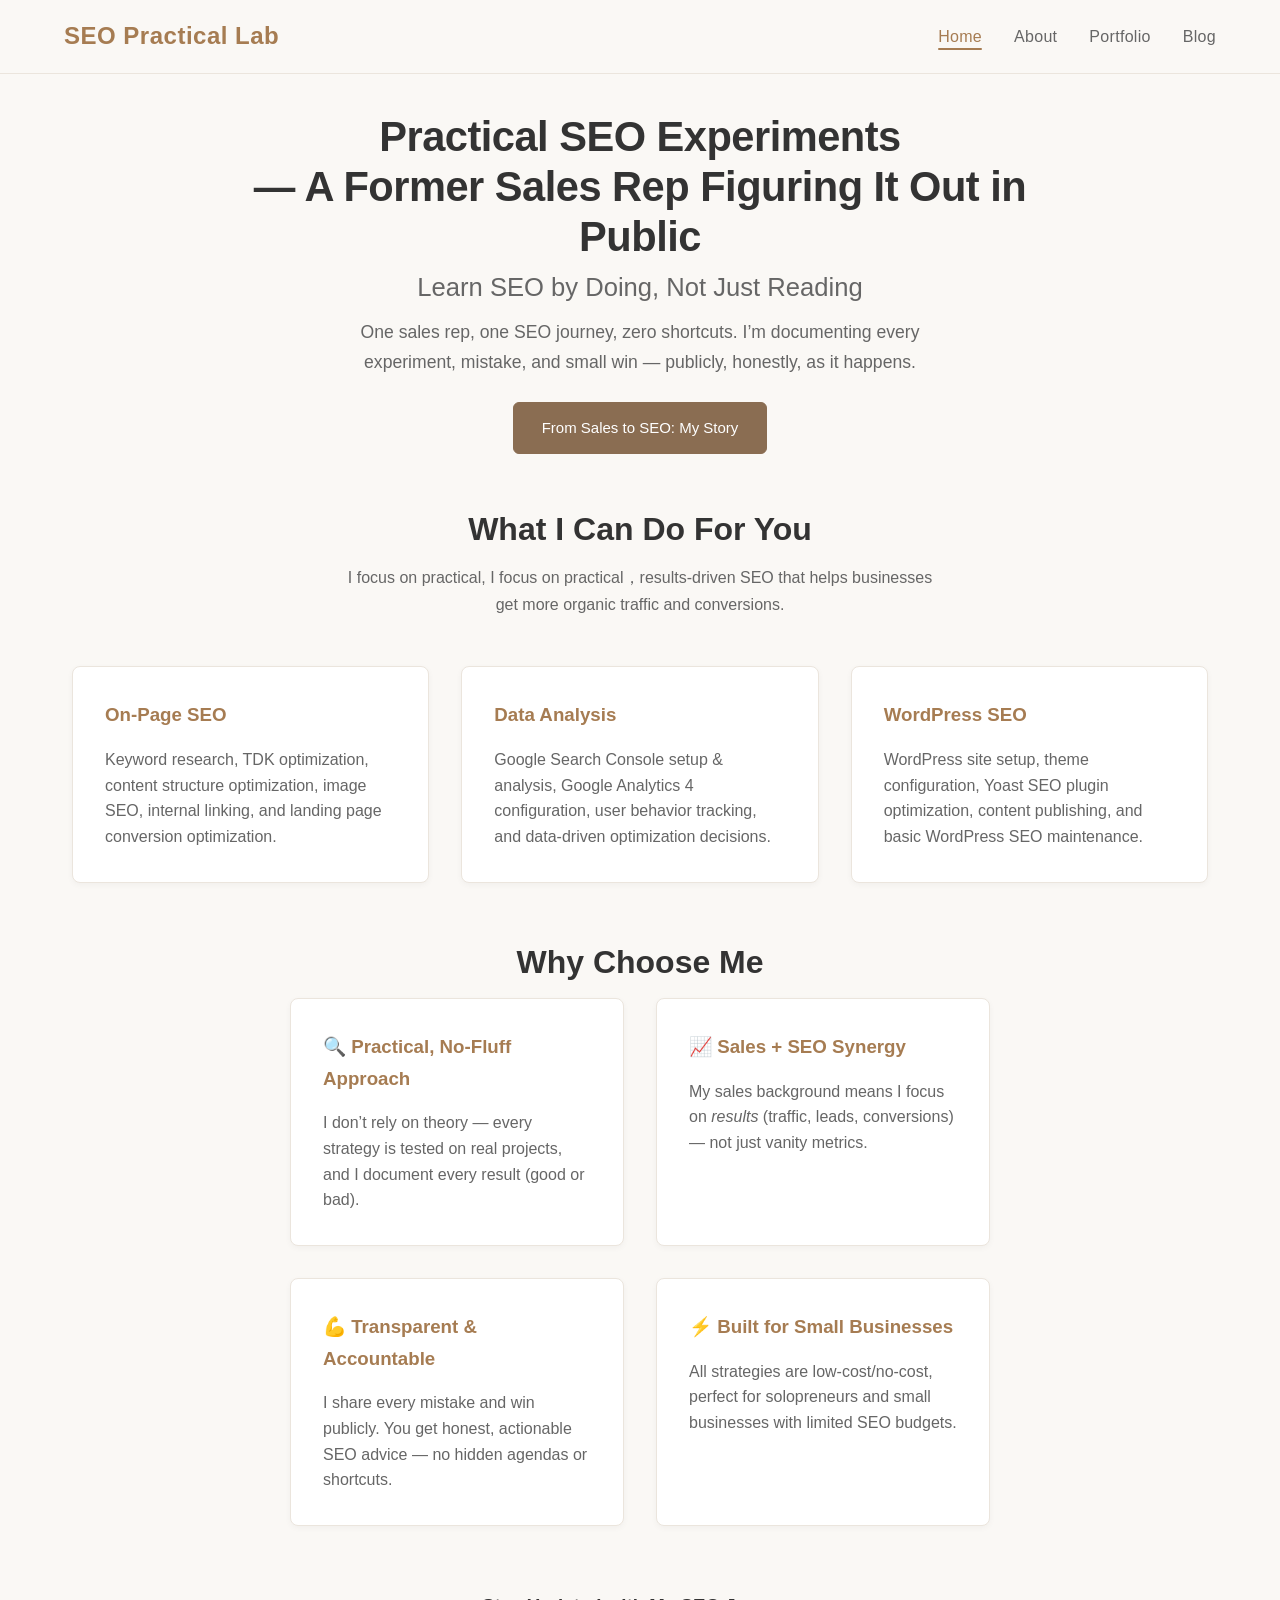
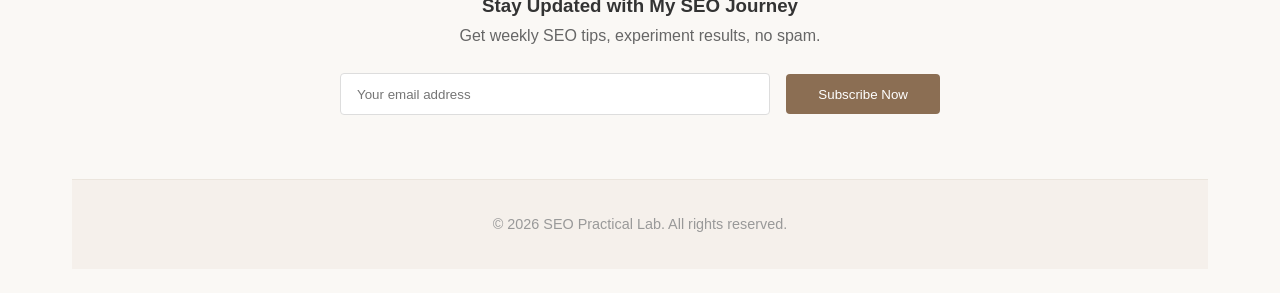
<file: 224246.xyz/index.html>
<!DOCTYPE html>
<html lang="en">
<head>
    <meta charset="UTF-8">
    <meta name="viewport" content="width=device-width, initial-scale=1.0">
    <!-- Google tag (gtag.js) -->
    <script async src="https://www.googletagmanager.com/gtag/js?id=G-P3DDPYTJ1T"></script>
    <script>
      window.dataLayer = window.dataLayer || [];
      function gtag(){dataLayer.push(arguments);}
      gtag('js', new Date());
      gtag('config', 'G-P3DDPYTJ1T');
    </script>
    
    <title>Former Sales Rep's Practical SEO Journey 2026 | SEO Practical Lab</title>
    <meta name="description" content="Practical SEO experiments by a former sales rep. Real projects, hands-on learning, and every lesson documented in public — no shortcuts, just the real grind.">
    
    <link rel="stylesheet" href="style.css">
    
    <!-- 仅用于 Home 页面的微调样式 -->
    <style>
        /* 统一板块间距与背景，顶部空白进一步缩小 */
        .home-section {
            max-width: 1200px;
            margin: 0 auto;
            padding: 1.8rem 2rem 1.5rem;   /* 上空白缩小到 1.8rem */
            background-color: #faf8f5;
        }
        .section-title {
            text-align: center;
            font-size: 2rem;
            font-weight: 600;
            color: #333;
            margin-bottom: 0.5rem;
        }
        .section-subtitle {
            text-align: center;
            color: #666;
            max-width: 600px;
            margin: 0 auto 3rem;
        }
        /* 卡片基础样式 + 悬停效果 */
.card {
    padding: 2rem;
    border-radius: 8px;
    background: white; /* 改为和blog卡片一致的白色 */
    border: 1px solid var(--bg-tertiary); /* 新增：和blog卡片一致的边框 */
    height: 100%;
    transition: transform 0.2s ease, box-shadow 0.2s ease;
    box-shadow: 0 2px 6px rgba(0,0,0,0.04);
}
        .card h3 {
            color: #a67c52;
            margin-bottom: 1rem;
        }
        .card p {
            color: #666;
            line-height: 1.6;
        }
        /* CTA 按钮 */
        .cta-btn {
            display: inline-block;
            padding: 12px 28px;
            background: #8a6d52;
            color: #fff;
            border: 1px solid #8a6d52;
            border-radius: 6px;
            text-decoration: none;
            font-size: 15px;
            transition: all 0.3s ease;
        }
        .cta-btn:hover {
            background: #755c45;
            border-color: #755c45;
            box-shadow: 0 2px 8px rgba(0,0,0,0.1);
        }
        /* Why Choose Me 专用网格：固定两列，但限制最大宽度让卡片不变扁 */
        .choose-grid {
            display: grid;
            grid-template-columns: repeat(2, 1fr);
            gap: 2rem;
            max-width: 700px;
            margin: 0 auto;
        }
        @media (max-width: 768px) {
            .choose-grid {
                grid-template-columns: 1fr;
            }
        }
    </style>
</head>
<body>
    <nav class="navbar">
        <div class="nav-container">
            <a href="index.html" class="logo">SEO Practical Lab</a>
            <ul class="nav-links">
                <li><a href="index.html" class="active">Home</a></li>
                <li><a href="about.html">About</a></li>
                <li><a href="portfolio.html">Portfolio</a></li>
                <li><a href="blog.html">Blog</a></li>
            </ul>
            <button class="mobile-menu-btn">☰</button>
        </div>
    </nav>

    <div class="mobile-nav">
        <ul class="mobile-nav-links">
            <li><a href="index.html" class="active">Home</a></li>
            <li><a href="about.html">About</a></li>
            <li><a href="portfolio.html">Portfolio</a></li>
            <li><a href="blog.html">Blog</a></li>
        </ul>
    </div>

    <section class="hero">
        <div class="hero-content">
            <h1>Practical SEO Experiments <br> — A Former Sales Rep Figuring It Out in Public</h1>
            <h2>Learn SEO by Doing, Not Just Reading</h2>
            <p>One sales rep, one SEO journey, zero shortcuts. I’m documenting every experiment, mistake, and small win — publicly, honestly, as it happens.</p>
            <a href="about.html" class="cta-btn">From Sales to SEO: My Story</a>
        </div>
    </section>

<!-- ==================== WHAT I CAN DO FOR YOU？ ==================== -->
<section class="home-section" style="padding-top: 1rem;">
    <h2 class="section-title">What I Can Do For You</h2>
    <p class="section-subtitle">
        I focus on practical, I focus on practical，results-driven SEO that helps businesses get more organic traffic and conversions.
    </p>

    <div style="display: grid; grid-template-columns: repeat(auto-fit, minmax(280px, 1fr)); gap: 2rem;">
        <div class="card">
            <h3>On-Page SEO</h3>
            <p>Keyword research, TDK optimization, content structure optimization, image SEO, internal linking, and landing page conversion optimization.</p>
        </div>
        <div class="card">
            <h3>Data Analysis</h3>
            <p>Google Search Console setup & analysis, Google Analytics 4 configuration, user behavior tracking, and data-driven optimization decisions.</p>
        </div>
        <div class="card">
            <h3>WordPress SEO</h3>
            <p>WordPress site setup, theme configuration, Yoast SEO plugin optimization, content publishing, and basic WordPress SEO maintenance.</p>
        </div>
    </div>
</section>    <!-- ==================== WHY CHOOSE ME ==================== -->
    <section class="home-section">
        <h2 class="section-title">Why Choose Me</h2>
        <div class="choose-grid">
            <div class="card">
                <h3>🔍 Practical, No-Fluff Approach</h3>
                <p>I don’t rely on theory — every strategy is tested on real projects, and I document every result (good or bad).</p>
            </div>
            <div class="card">
                <h3>📈 Sales + SEO Synergy</h3>
                <p>My sales background means I focus on <em>results</em> (traffic, leads, conversions) — not just vanity metrics.</p>
            </div>
            <div class="card">
                <h3>💪 Transparent & Accountable</h3>
                <p>I share every mistake and win publicly. You get honest, actionable SEO advice — no hidden agendas or shortcuts.</p>
            </div>
            <div class="card">
                <h3>⚡ Built for Small Businesses</h3>
                <p>All strategies are low-cost/no-cost, perfect for solopreneurs and small businesses with limited SEO budgets.</p>
            </div>
        </div>
        
<!-- 订阅表单（不跳转、稳定版） -->
<div style="max-width:600px;margin:4rem auto;text-align:center;">
  <h3>Stay Updated with My SEO Journey</h3>
  <p style="color:#666;margin-bottom:1.5rem;">Get weekly SEO tips, experiment results, no spam.</p>

  <form id="myForm" style="display:flex;gap:1rem;justify-content:center;align-items:center;flex-wrap:wrap;">
    <input
      type="email"
      name="email"
      placeholder="Your email address"
      required
      style="padding:0.8rem 1rem;border:1px solid #ddd;border-radius:4px;flex:1;min-width:200px;"
    >
    <button type="button" id="submitBtn" style="padding:0.8rem 2rem;background:#8B6E53;color:white;border:none;border-radius:4px;cursor:pointer;">Subscribe Now</button>
  </form>

  <p id="msg" style="margin-top:1rem;display:none;color:green;"></p>
</div>

<script>
// 改用按钮点击事件（彻底避免表单默认行为）
const submitBtn = document.getElementById('submitBtn');
const myForm = document.getElementById('myForm');
const msg = document.getElementById('msg');
const emailInput = myForm.querySelector('input[type="email"]');

submitBtn.addEventListener('click', async function() {
  // 手动验证邮箱
  if (!emailInput.validity.valid) {
    msg.textContent = "❌ Please enter a valid email address!";
    msg.style.display = "block";
    msg.style.color = "red";
    return;
  }

  submitBtn.disabled = true;
  submitBtn.textContent = "Submitting...";
  msg.style.display = "none"; // 清空之前的提示

  try {
    let res = await fetch("https://form-submit-handler.ksjinjinhit.workers.dev", {
      method: "POST",
      headers: { "Content-Type": "application/x-www-form-urlencoded" },
      body: "email=" + encodeURIComponent(emailInput.value)
    });

    if (res.ok) {
      msg.textContent = "✅ Subscription successful!";
      msg.style.display = "block";
      msg.style.color = "green";
      myForm.reset();
    } else {
      throw new Error("Submission failed");
    }
  } catch (e) {
    msg.textContent = "❌ Something went wrong. Try again.";
    msg.style.display = "block";
    msg.style.color = "red";
  }

  submitBtn.disabled = false;
  submitBtn.textContent = "Subscribe Now";
});

// 额外：按回车也能提交，且不跳转
emailInput.addEventListener('keypress', function(e) {
  if (e.key === 'Enter') {
    e.preventDefault(); // 阻止回车的默认滚动/跳转
    submitBtn.click();
  }
});
</script><footer class="footer">
        <p>&copy; 2026 SEO Practical Lab. All rights reserved.</p>
    </footer>

    <script>
        const mobileMenuBtn = document.querySelector('.mobile-menu-btn');
        const mobileNav = document.querySelector('.mobile-nav');
        
        mobileMenuBtn.addEventListener('click', () => {
            mobileNav.classList.toggle('active');
            mobileMenuBtn.textContent = mobileNav.classList.contains('active') ? '✕' : '☰';
        });

        document.querySelectorAll('.mobile-nav-links a').forEach(link => {
            link.addEventListener('click', () => {
                mobileNav.classList.remove('active');
                mobileMenuBtn.textContent = '☰';
            });
        });
    </script>
</body>
</html>
</file>
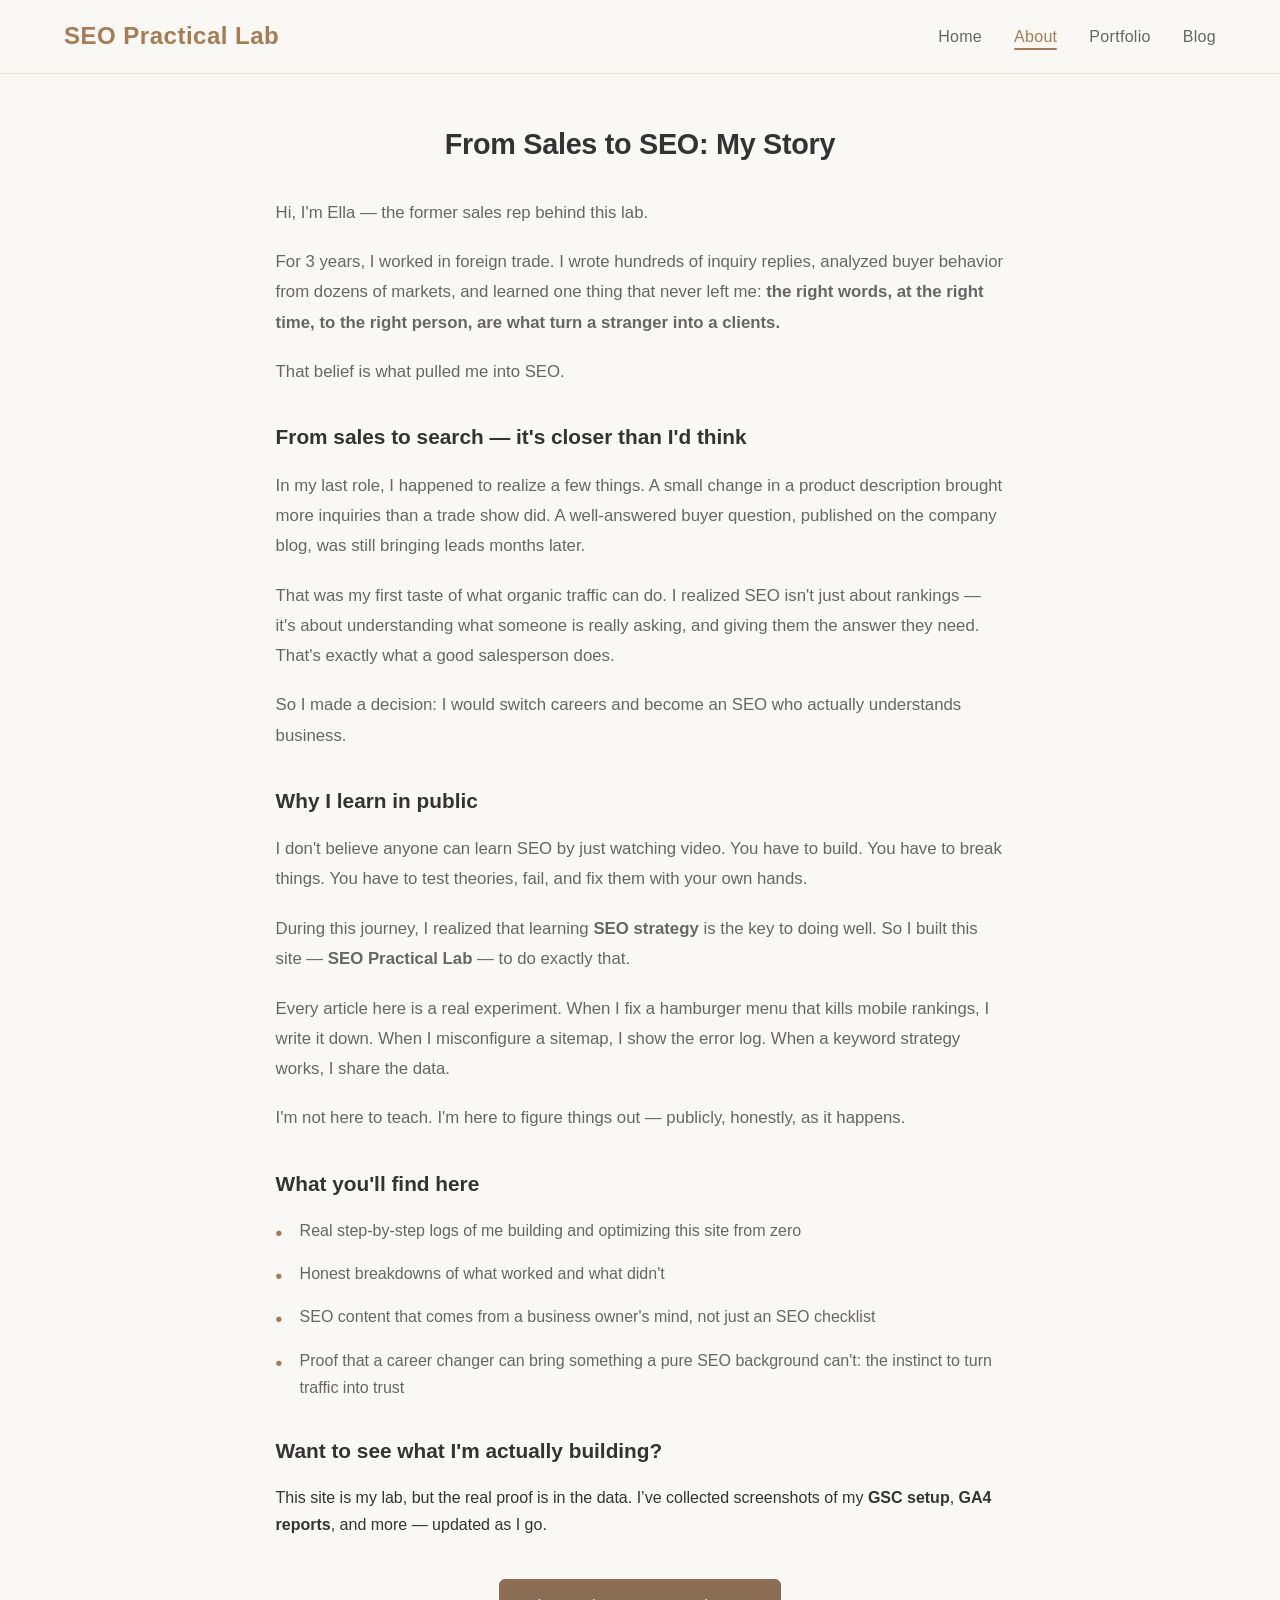
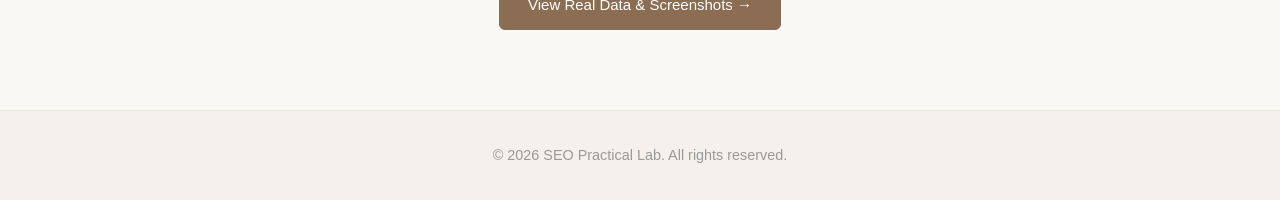
<file: 224246.xyz/about.html>
<!DOCTYPE html>
<html lang="en">
<head>
    <meta charset="UTF-8">
    <meta name="viewport" content="width=device-width, initial-scale=1.0">
 <!-- Google tag (gtag.js) -->
    <script async src="https://www.googletagmanager.com/gtag/js?id=G-P3DDPYTJ1T"></script>
    <script>
      window.dataLayer = window.dataLayer || [];
      function gtag(){dataLayer.push(arguments);}
      gtag('js', new Date());
      gtag('config', 'G-P3DDPYTJ1T');
    </script>

    <title>About - Former Sales Rep's Practical SEO Journey | SEO Practical Lab</title>
    <meta name="description" content="Practical SEO experiments by a former sales rep. Real projects, hands-on learning, and every lesson documented in public — no shortcuts, just the real grind.">
    <link rel="stylesheet" href="style.css">
</head>
<body>
    <nav class="navbar">
        <div class="nav-container">
            <a href="index.html" class="logo">SEO Practical Lab</a>
            <ul class="nav-links">
                <li><a href="index.html">Home</a></li>
                <li><a href="about.html" class="active">About</a></li>
                <li><a href="portfolio.html">Portfolio</a></li>
                <li><a href="blog.html">Blog</a></li>
            </ul>
            <button class="mobile-menu-btn">☰</button>
        </div>
    </nav>

    <div class="mobile-nav">
        <ul class="mobile-nav-links">
            <li><a href="index.html">Home</a></li>
            <li><a href="about.html" class="active">About</a></li>
            <li><a href="portfolio.html">Portfolio</a></li>
            <li><a href="blog.html">Blog</a></li>
        </ul>
    </div>

    <section class="page-section" style="max-width: 780px; padding: 2.5rem 1.6rem;">
        <h1 class="page-title" style="font-size: 1.8rem; margin-bottom: 1.8rem;">From Sales to SEO: My Story</h1>
        
        <div class="about-text" style="margin-bottom: 2.2rem;">
            <p style="margin-bottom: 1.2rem;">Hi, I'm Ella — the former sales rep behind this lab.</p>

            <p style="margin-bottom: 1.2rem;">For 3 years, I worked in foreign trade. I wrote hundreds of inquiry replies, analyzed buyer behavior from dozens of markets, and learned one thing that never left me: <strong>the right words, at the right time, to the right person, are what turn a stranger into a clients.</strong></p>

            <p style="margin-bottom: 2rem;">That belief is what pulled me into SEO.</p>

            <h3 style="font-size: 1.3rem; margin: 2rem 0 1rem;">From sales to search — it's closer than I'd think</h3>

            <p style="margin-bottom: 1.2rem;">In my last role, I happened to realize a few things. A small change in a product description brought more inquiries than a trade show did. A well-answered buyer question, published on the company blog, was still bringing leads months later.</p>

            <p style="margin-bottom: 1.2rem;">That was my first taste of what organic traffic can do. I realized SEO isn't just about rankings — it's about understanding what someone is really asking, and giving them the answer they need. That's exactly what a good salesperson does.</p>

            <p style="margin-bottom: 2rem;">So I made a decision: I would switch careers and become an SEO who actually understands business.</p>

            <h3 style="font-size: 1.3rem; margin: 2rem 0 1rem;">Why I learn in public</h3>

            <p style="margin-bottom: 1.2rem;">I don't believe anyone can learn SEO by just watching video. You have to build. You have to break things. You have to test theories, fail, and fix them with your own hands.</p>

            <p style="margin-bottom: 1.2rem;">During this journey, I realized that learning <strong>SEO strategy</strong> is the key to doing well. So I built this site — <strong>SEO Practical Lab</strong> — to do exactly that.</p>

            <p style="margin-bottom: 1.2rem;">Every article here is a real experiment. When I fix a hamburger menu that kills mobile rankings, I write it down. When I misconfigure a sitemap, I show the error log. When a keyword strategy works, I share the data.</p>

            <p style="margin-bottom: 2rem;">I'm not here to teach. I'm here to figure things out — publicly, honestly, as it happens.</p>

            <h3 style="font-size: 1.3rem; margin: 2rem 0 1rem;">What you'll find here</h3>

            <ul class="about-features" style="margin-top: 1rem;">
                <li>Real step-by-step logs of me building and optimizing this site from zero</li>
                <li>Honest breakdowns of what worked and what didn't</li>
                <li>SEO content that comes from a business owner's mind, not just an SEO checklist</li>
                <li>Proof that a career changer can bring something a pure SEO background can't: the instinct to turn traffic into trust</li>
            </ul>

            <!-- 新增的结尾文案 -->
            <p style="margin-top: 2rem;">
<h3 style="font-size: 1.3rem; margin: 2rem 0 1rem;">Want to see what I'm actually building?</h3>
            This site is my lab, but the real proof is in the data. I’ve collected screenshots of my <strong>GSC setup</strong>, <strong>GA4 reports</strong>, and more — updated as I go.</p>
        </div>

        <!-- 统一样式的 CTA 按钮（和 portfolio 一致）-->
<div style="text-align:center; margin-top:2.5rem;">
    <a href="portfolio.html" class="cta-btn">View Real Data & Screenshots →</a>
</div>

<!-- 在 about.html 的 head 或按钮上方添加样式（如果全局 style.css 未引入） -->
<style>
.cta-btn {
  display: inline-block;
  padding: 12px 28px;
  background: #8a6d52;
  color: #fff;
  border: 1px solid #8a6d52;
  border-radius: 6px;
  text-decoration: none;
  font-size: 15px;
  transition: all 0.3s ease;
}
.cta-btn:hover {
  background: #755c45;
  border-color: #755c45;
  box-shadow: 0 2px 8px rgba(0,0,0,0.1);
}
</style>

    </section>

    <footer class="footer" style="margin-top: 2.5rem;">
        <p>&copy; 2026 SEO Practical Lab. All rights reserved.</p>
    </footer>

    <script>
        const btn = document.querySelector('.mobile-menu-btn');
        const nav = document.querySelector('.mobile-nav');
        btn.addEventListener('click', () => {
            nav.classList.toggle('active');
            btn.textContent = nav.classList.contains('active') ? '✕' : '☰';
        });
        document.querySelectorAll('.mobile-nav-links a').forEach(link => {
            link.addEventListener('click', () => {
                nav.classList.remove('active');
                btn.textContent = '☰';
            });
        });
    </script>
</body>
</html>
</file>
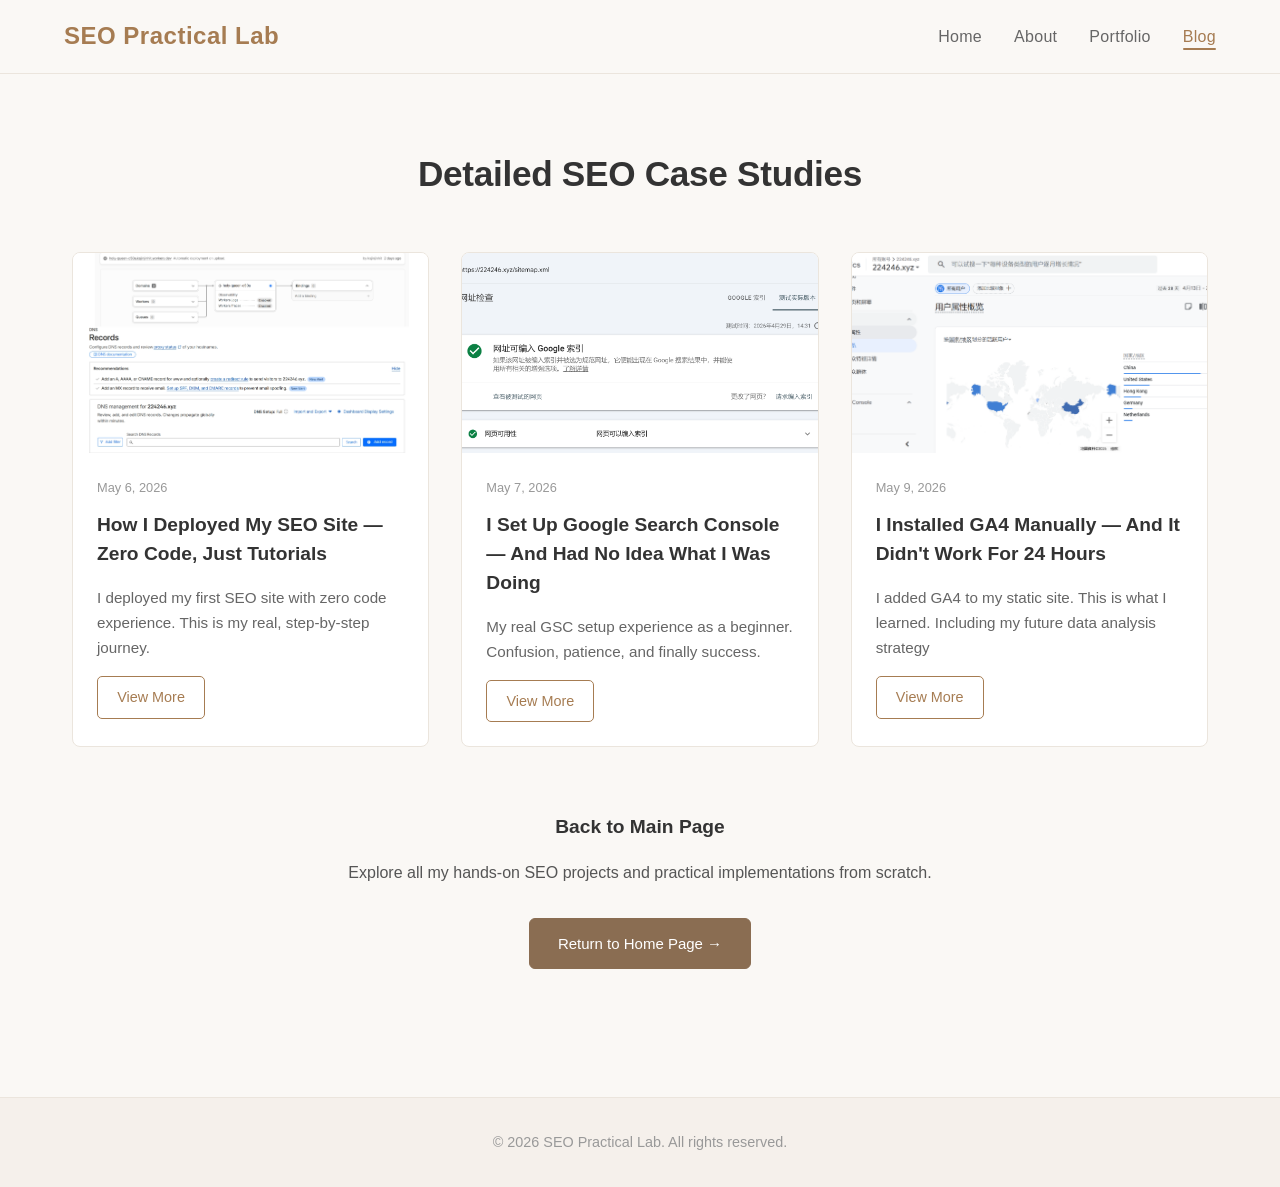
<file: 224246.xyz/blog.html>
<!DOCTYPE html>
<html lang="en">
<head>
    <meta charset="UTF-8">
    <meta name="viewport" content="width=device-width, initial-scale=1.0">

 <!-- Google tag (gtag.js) -->
    <script async src="https://www.googletagmanager.com/gtag/js?id=G-P3DDPYTJ1T"></script>
    <script>
      window.dataLayer = window.dataLayer || [];
      function gtag(){dataLayer.push(arguments);}
      gtag('js', new Date());
      gtag('config', 'G-P3DDPYTJ1T');
    </script>

    <title>Blog - SEO Practical Lab</title>
    <link rel="stylesheet" href="style.css">
    <style>
        .blog-excerpt {
            line-height: 1.65;
            margin-bottom: 1rem;
            color: var(--text-secondary);
        }
        .view-more-btn {
            display: inline-block;
            padding: 0.5rem 1.2rem;
            border: 1px solid var(--primary-color);
            color: var(--primary-color);
            border-radius: 5px;
            text-decoration: none;
            font-size: 0.9rem;
            transition: 0.2s;
        }
        .view-more-btn:hover {
            background: var(--primary-color);
            color: #fff;
        }
    </style>
</head>
<body>

<nav class="navbar">
    <div class="nav-container">
        <a href="index.html" class="logo">SEO Practical Lab</a>
        <ul class="nav-links">
            <li><a href="index.html">Home</a></li>
            <li><a href="about.html">About</a></li>
            <li><a href="portfolio.html">Portfolio</a></li>
            <li><a href="blog.html" class="active">Blog</a></li>
        </ul>
        <button class="mobile-menu-btn">☰</button>
    </div>
</nav>

<div class="mobile-nav">
    <ul class="mobile-nav-links">
        <li><a href="index.html">Home</a></li>
        <li><a href="about.html">About</a></li>
        <li><a href="portfolio.html">Portfolio</a></li>
        <li><a href="blog.html" class="active">Blog</a></li>
    </ul>
</div>

<section class="page-section">
    <!-- 你要的顶部 H1 标题（最适合你） -->
    <h1 class="page-title">Detailed SEO Case Studies</h1>

    <div class="blog-grid">

        <!-- ===================== BLOG 1 ===================== -->
        <div class="blog-card">
            <div class="blog-image">
                <img src="images/blog/cf-deployment.png" alt="Cloudflare Deploy" style="width:100%;height:100%;object-fit:cover;">
            </div>
            <div class="blog-content">
                <div class="blog-date">May 6, 2026</div>
                <h2 class="blog-title">How I Deployed My SEO Site — Zero Code, Just Tutorials</h2>
                
                <!-- 预览文字（现在只有2行，非常短） -->
<div class="blog-excerpt">
    I deployed my first SEO site with zero code experience.
    This is my real, step-by-step journey.
</div>

                <!-- 点击跳转到独立文章页 -->
                <a href="blog1.html" class="view-more-btn">View More</a>
            </div>
        </div>

        <!-- ===================== BLOG 2 ===================== -->
        <div class="blog-card">
            <div class="blog-image">
                <img src="images/blog/gsc-verification.png" alt="GSC verification" style="width:100%;height:100%;object-fit:cover;">
            </div>
            <div class="blog-content">
                <div class="blog-date">May 7, 2026</div>
                <h2 class="blog-title">I Set Up Google Search Console — And Had No Idea What I Was Doing</h2>
                
                <!-- 预览文字（现在只有2行，非常短） -->
<div class="blog-excerpt">
    My real GSC setup experience as a beginner.
    Confusion, patience, and finally success.
</div>

                <!-- 点击跳转到独立文章页 -->
                <a href="blog2.html" class="view-more-btn">View More</a>
            </div>
        </div>

        <!-- ===================== BLOG 3 ===================== -->
        <div class="blog-card">
            <div class="blog-image">
                <img src="images/blog/ga4-setup.png" alt="GA4 setup" style="width:100%;height:100%;object-fit:cover;">
            </div>
            <div class="blog-content">
                <div class="blog-date">May 9, 2026</div>
                <h2 class="blog-title">I Installed GA4 Manually — And It Didn't Work For 24 Hours</h2>
                
                <!-- 预览文字（现在只有2行，非常短） -->
<div class="blog-excerpt">
     I added GA4 to my static site.
     This is what I learned.
     Including my future data analysis strategy
</div>


                <!-- 点击跳转到独立文章页 -->
                <a href="blog2.html" class="view-more-btn">View More</a>
            </div>
        </div>



    </div>
    <!-- 新增：和portfolio样式一致的返回首页CTA按钮 -->
    <div style="max-width: 800px; margin: 4rem auto 0; text-align:center; padding:0 15px;">
      <h3 style="color: #333; font-size: 1.2rem; margin-bottom: 1rem;">Back to Main Page</h3>
      <p style="color: #555; line-height: 1.6; margin-bottom: 2rem;">
        Explore all my hands-on SEO projects and practical implementations from scratch.
      </p>
      <a href="index.html" style="display:inline-block; padding:12px 28px; background:#8a6d52; color:#fff; border:1px solid #8a6d52; border-radius:6px; text-decoration:none; font-size:15px; transition:all 0.3s ease;">
        Return to Home Page →
      </a>
    </div>
</section>

<footer class="footer">
    <p>&copy; 2026 SEO Practical Lab. All rights reserved.</p>
</footer>

<script>
    const btn = document.querySelector('.mobile-menu-btn');
    const nav = document.querySelector('.mobile-nav');
    btn.addEventListener('click', () => {
        nav.classList.toggle('active');
        btn.textContent = nav.classList.contains('active') ? '✕' : '☰';
    });
</script>

</body>
</html>
</file>
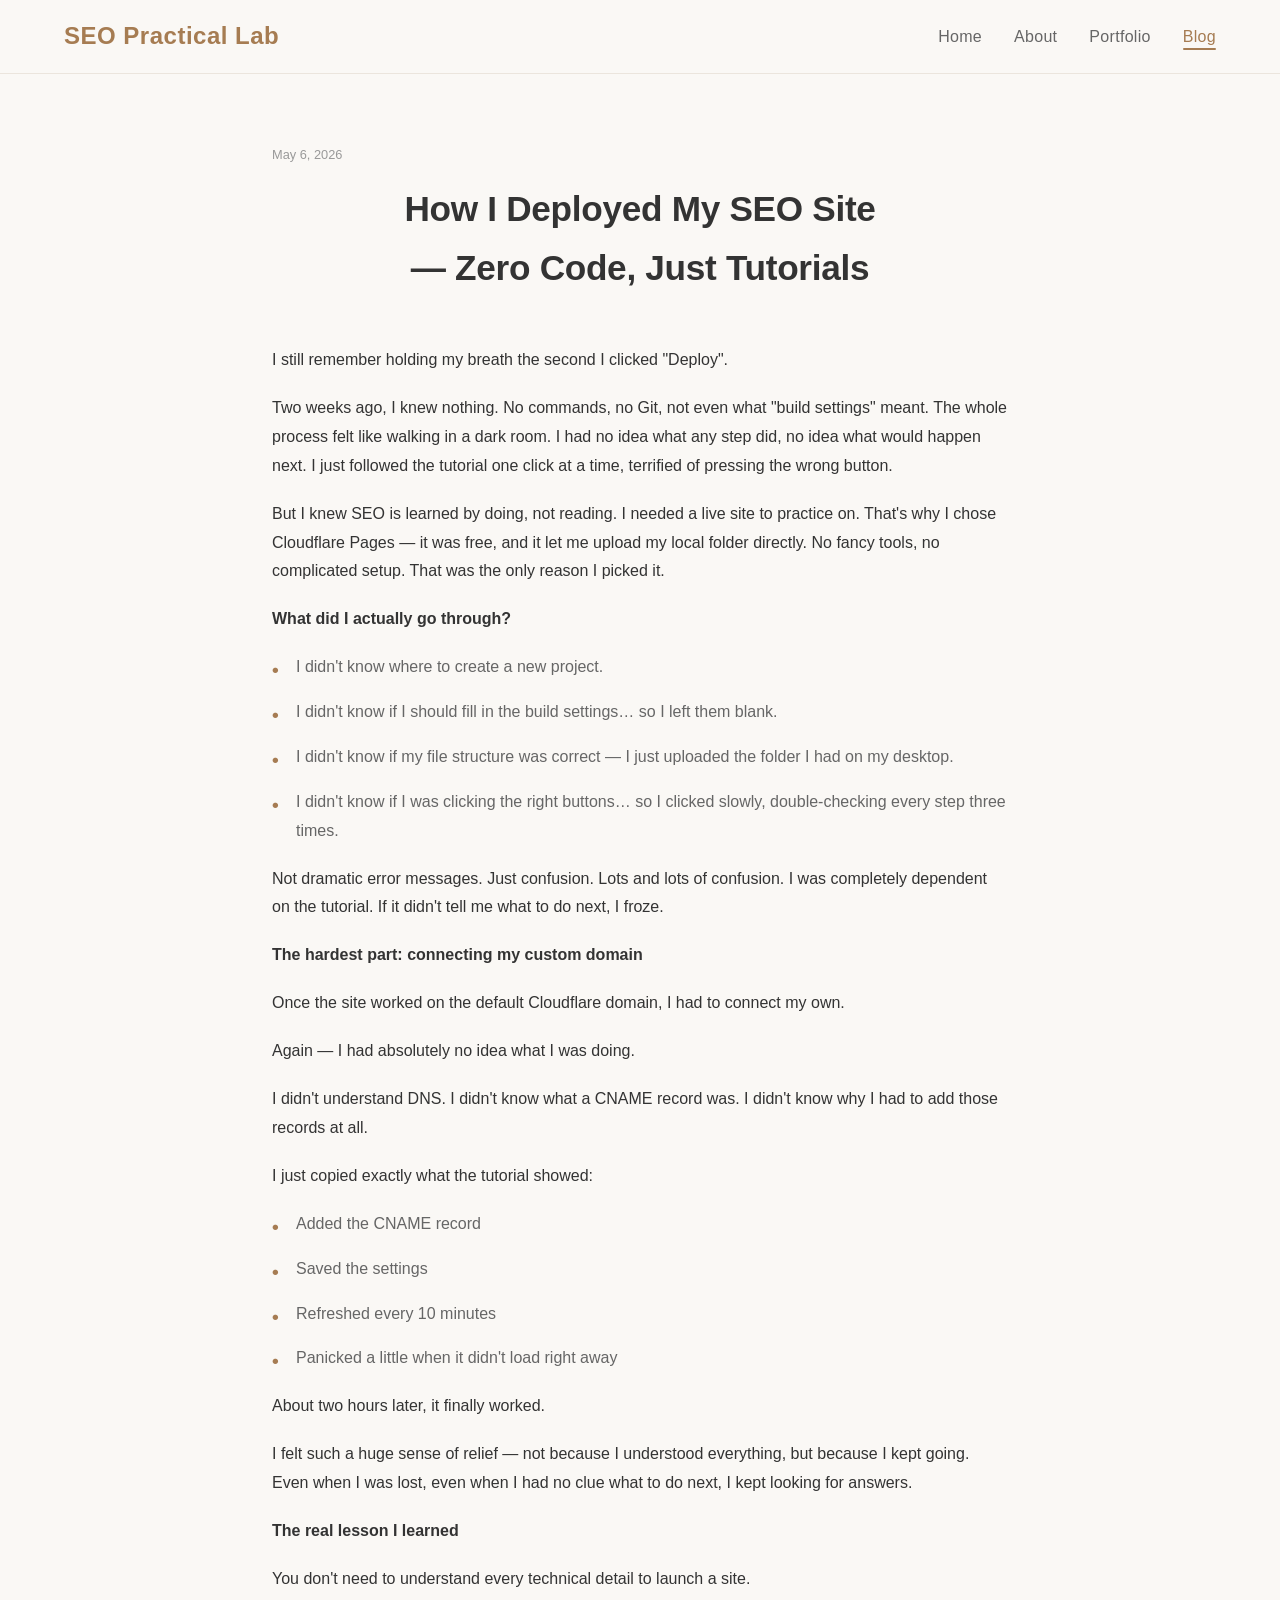
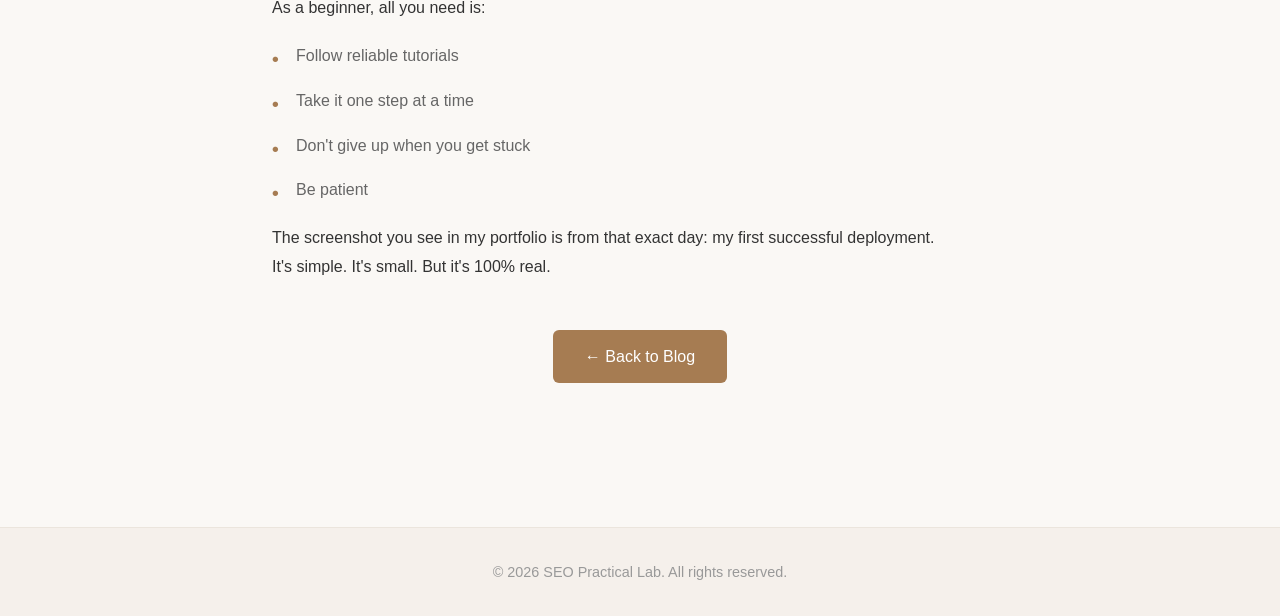
<file: 224246.xyz/blog1.html>
<!DOCTYPE html>
<html lang="en">
<head>
    <meta charset="UTF-8">
    <meta name="viewport" content="width=device-width, initial-scale=1.0">
 <!-- Google tag (gtag.js) -->
    <script async src="https://www.googletagmanager.com/gtag/js?id=G-P3DDPYTJ1T"></script>
    <script>
      window.dataLayer = window.dataLayer || [];
      function gtag(){dataLayer.push(arguments);}
      gtag('js', new Date());
      gtag('config', 'G-P3DDPYTJ1T');
    </script>

    <title>How I Deployed My SEO Site — Zero Code, Just Tutorials</title>
    <link rel="stylesheet" href="style.css">
</head>
<body>

<nav class="navbar">
    <div class="nav-container">
        <a href="index.html" class="logo">SEO Practical Lab</a>
        <ul class="nav-links">
            <li><a href="index.html">Home</a></li>
            <li><a href="about.html">About</a></li>
            <li><a href="portfolio.html">Portfolio</a></li>
            <li><a href="blog.html" class="active">Blog</a></li>
        </ul>
        <button class="mobile-menu-btn">☰</button>
    </div>
</nav>

<section class="page-section" style="max-width: 800px; margin: 0 auto;">
    <div class="blog-date">May 6, 2026</div>
    <h1 class="page-title">How I Deployed My SEO Site <br> — Zero Code, Just Tutorials</h1>

    <div style="line-height: 1.8; font-size: 1rem;">
        <p style="margin-bottom: 1.2rem;">I still remember holding my breath the second I clicked "Deploy".</p>
        <p style="margin-bottom: 1.2rem;">Two weeks ago, I knew nothing. No commands, no Git, not even what "build settings" meant. The whole process felt like walking in a dark room. I had no idea what any step did, no idea what would happen next. I just followed the tutorial one click at a time, terrified of pressing the wrong button.</p>
        <p style="margin-bottom: 1.2rem;">But I knew SEO is learned by doing, not reading. I needed a live site to practice on. That's why I chose Cloudflare Pages — it was free, and it let me upload my local folder directly. No fancy tools, no complicated setup. That was the only reason I picked it.</p>

        <p style="margin-bottom: 1.2rem;"><strong>What did I actually go through? <br></strong></p>
      
        
        <!-- 改成和about.html一致的列表格式 -->
        <ul class="about-features" style="margin-top: 1rem; margin-bottom: 1.2rem;">
            <li>I didn't know where to create a new project.</li>
            <li>I didn't know if I should fill in the build settings… so I left them blank.</li>
            <li>I didn't know if my file structure was correct — I just uploaded the folder I had on my desktop.</li>
            <li>I didn't know if I was clicking the right buttons… so I clicked slowly, double-checking every step three times.</li>
        </ul>

        <p style="margin-bottom: 1.2rem;">Not dramatic error messages. Just confusion. Lots and lots of confusion. I was completely dependent on the tutorial. If it didn't tell me what to do next, I froze.</p>
        <p style="margin-bottom: 1.2rem;"><strong>The hardest part: connecting my custom domain</strong></p>
        <p style="margin-bottom: 1.2rem;">Once the site worked on the default Cloudflare domain, I had to connect my own.<br>        <p style="margin-bottom: 1.2rem;">Again — I had absolutely no idea what I was doing.<br>
        <p style="margin-bottom: 1.2rem;">I didn't understand DNS. I didn't know what a CNAME record was. I didn't know why I had to add those records at all.<br>
        <p style="margin-bottom: 1.2rem;">I just copied exactly what the tutorial showed:</p>
        
        <!-- 第二个列表也改成一致格式 -->
        <ul class="about-features" style="margin-top: 1rem; margin-bottom: 1.2rem;">
            <li>Added the CNAME record</li>
            <li>Saved the settings</li>
            <li>Refreshed every 10 minutes</li>
            <li>Panicked a little when it didn't load right away</li>
        </ul>

        <p style="margin-bottom: 1.2rem;">About two hours later, it finally worked.<br>
        <p style="margin-bottom: 1.2rem;">I felt such a huge sense of relief — not because I understood everything, but because I kept going. Even when I was lost, even when I had no clue what to do next, I kept looking for answers.</p>
        <p style="margin-bottom: 1.2rem;"><strong>The real lesson I learned</strong></p>
        <p style="margin-bottom: 1.2rem;">You don't need to understand every technical detail to launch a site.<br>As a beginner, all you need is:</p>
        
        <!-- 第三个列表改成一致格式 -->
        <ul class="about-features" style="margin-top: 1rem; margin-bottom: 1.2rem;">
            <li>Follow reliable tutorials</li>
            <li>Take it one step at a time</li>
            <li>Don't give up when you get stuck</li>
            <li>Be patient</li>
        </ul>

        <p style="margin-bottom: 1.2rem;">The screenshot you see in my portfolio is from that exact day: my first successful deployment.<br>It's simple. It's small. But it's 100% real.</p>
    </div>

<!-- 返回博客列表按钮 -->
<div style="text-align: center; margin: 3rem 0 1rem;">
    <a href="blog.html" style="display: inline-block; padding: 0.8rem 2rem; background: var(--primary-color); color: #fff; border-radius: 6px; text-decoration: none;">
        ← Back to Blog
    </a>
</div>
</section>

<footer class="footer">
    <p>&copy; 2026 SEO Practical Lab. All rights reserved.</p>
</footer>

<script>
    const btn = document.querySelector('.mobile-menu-btn');
    const nav = document.querySelector('.mobile-nav');
    btn.addEventListener('click', () => {
        nav.classList.toggle('active');
        btn.textContent = nav.classList.contains('active') ? '✕' : '☰';
    });
</script>

</body>
</html>
</file>
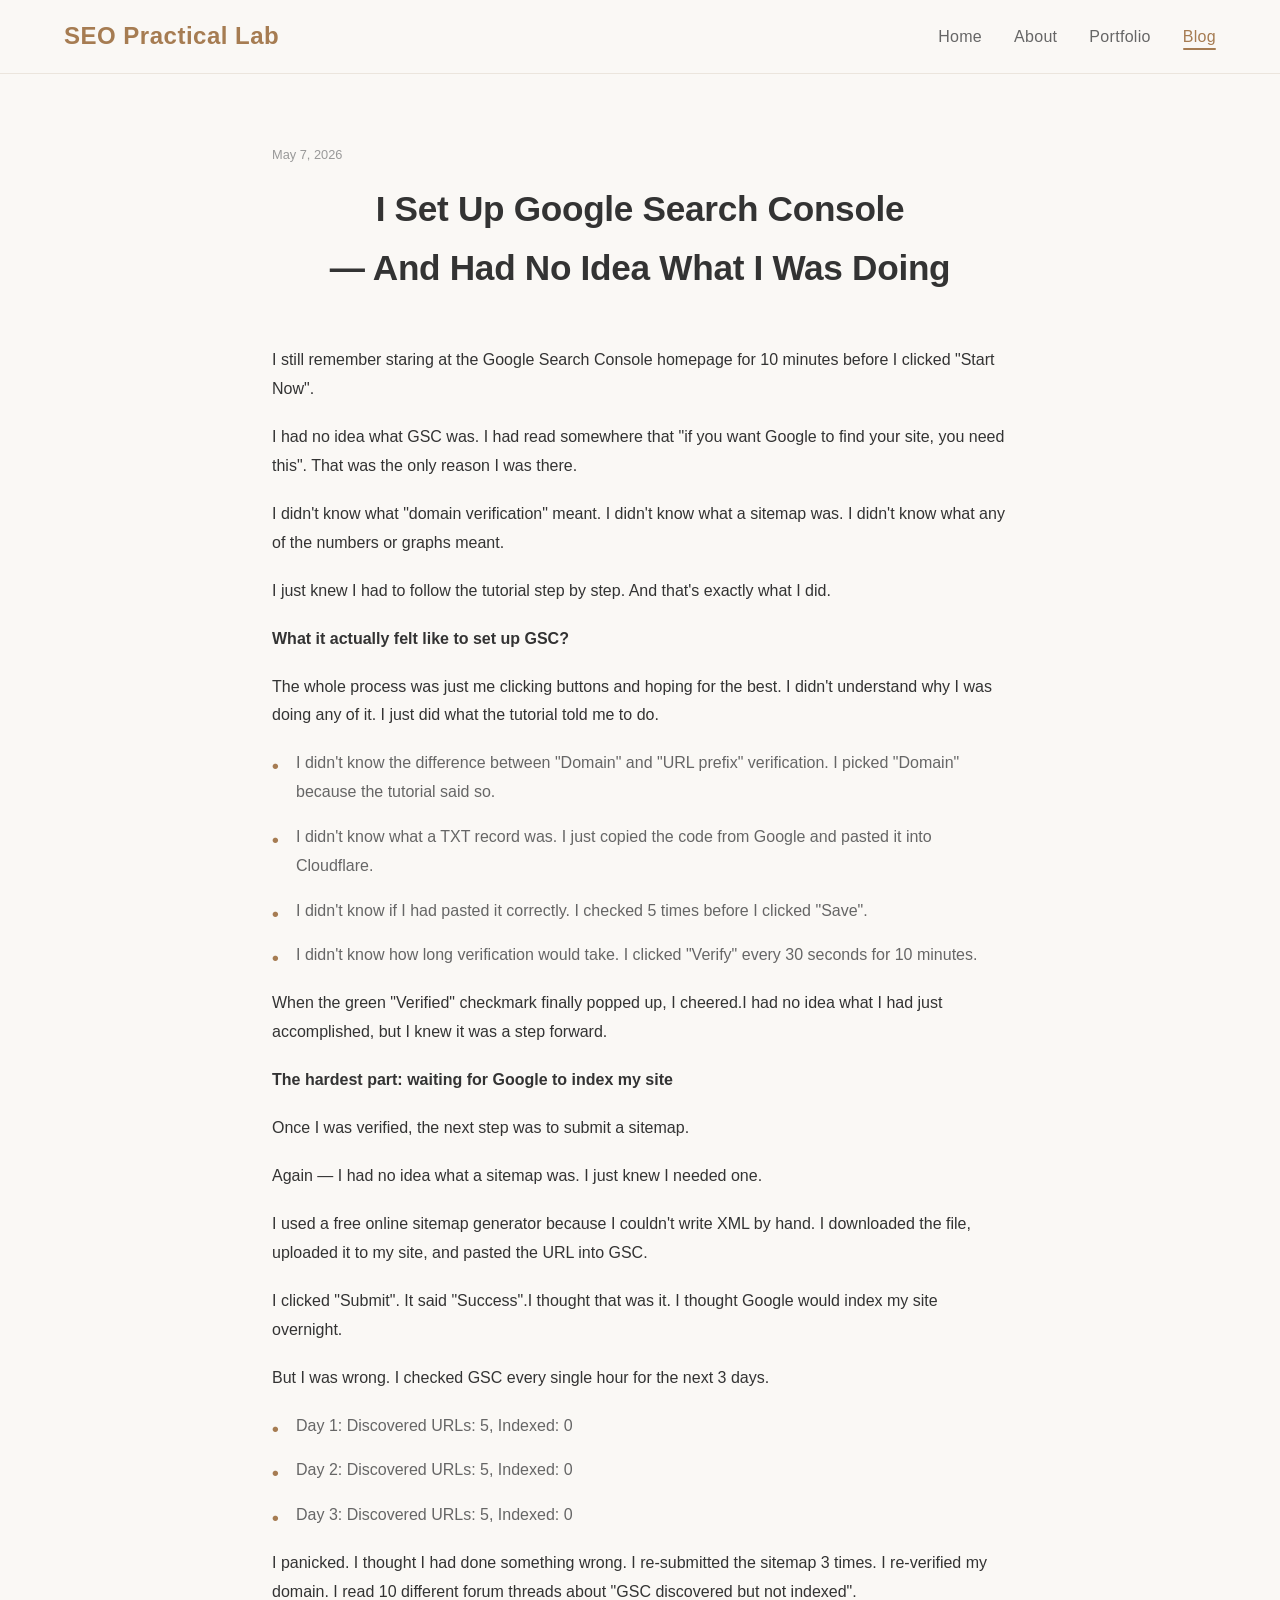
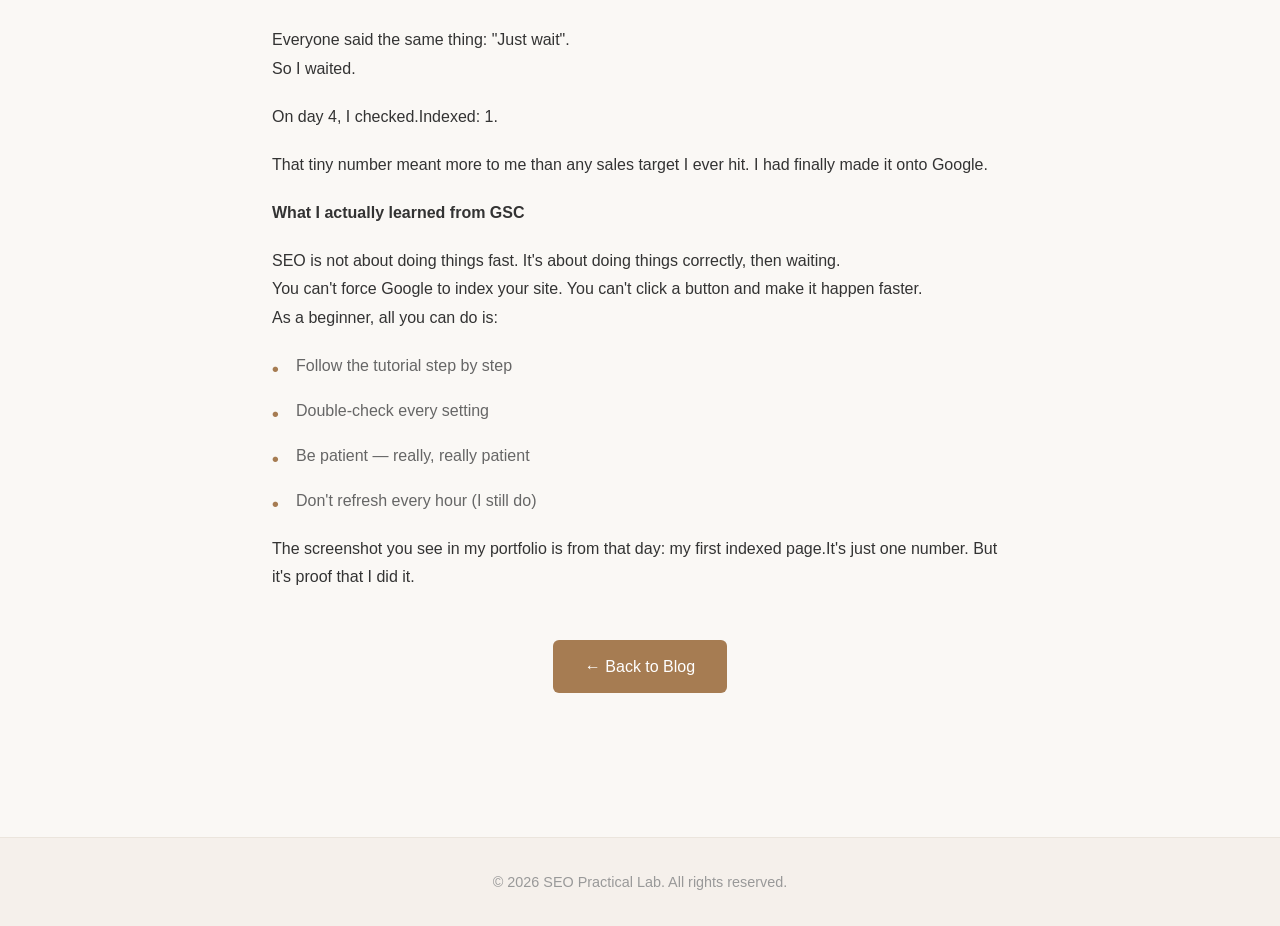
<file: 224246.xyz/blog2.html>
<!DOCTYPE html>
<html lang="en">
<head>
    <meta charset="UTF-8">
    <meta name="viewport" content="width=device-width, initial-scale=1.0">
 <!-- Google tag (gtag.js) -->
    <script async src="https://www.googletagmanager.com/gtag/js?id=G-P3DDPYTJ1T"></script>
    <script>
      window.dataLayer = window.dataLayer || [];
      function gtag(){dataLayer.push(arguments);}
      gtag('js', new Date());
      gtag('config', 'G-P3DDPYTJ1T');
    </script>

    <title>I Set Up Google Search Console — And Had No Idea What I Was Doing</title>
    <link rel="stylesheet" href="style.css">
</head>
<body>

<nav class="navbar">
    <div class="nav-container">
        <a href="index.html" class="logo">SEO Practical Lab</a>
        <ul class="nav-links">
            <li><a href="index.html">Home</a></li>
            <li><a href="about.html">About</a></li>
            <li><a href="portfolio.html">Portfolio</a></li>
            <li><a href="blog.html" class="active">Blog</a></li>
        </ul>
        <button class="mobile-menu-btn">☰</button>
    </div>
</nav>

<section class="page-section" style="max-width: 800px; margin: 0 auto;">
    <div class="blog-date">May 7, 2026</div>
    <h1 class="page-title">I Set Up Google Search Console <br> — And Had No Idea What I Was Doing</h1>

    <div style="line-height: 1.8; font-size: 1rem;">
        <p style="margin-bottom: 1.2rem;">I still remember staring at the Google Search Console homepage for 10 minutes before I clicked "Start Now".</p>
        <p style="margin-bottom: 1.2rem;">I had no idea what GSC was. I had read somewhere that "if you want Google to find your site, you need this". That was the only reason I was there.</p>
        <p style="margin-bottom: 1.2rem;">I didn't know what "domain verification" meant. I didn't know what a sitemap was. I didn't know what any of the numbers or graphs meant.</p>

        <p style="margin-bottom: 1.2rem;">I just knew I had to follow the tutorial step by step. And that's exactly what I did.</p>

        <p style="margin-bottom: 1.2rem;"><strong>What it actually felt like to set up GSC?<br></strong></p>

        <p style="margin-bottom: 1.2rem;">The whole process was just me clicking buttons and hoping for the best. I didn't understand why I was doing any of it. I just did what the tutorial told me to do.</p>
      
        
        <!-- 改成和about.html一致的列表格式 -->
        <ul class="about-features" style="margin-top: 1rem; margin-bottom: 1.2rem;">
            <li>I didn't know the difference between "Domain" and "URL prefix" verification. I picked "Domain" because the tutorial said so.</li>
            <li>I didn't know what a TXT record was. I just copied the code from Google and pasted it into Cloudflare.</li>
            <li>I didn't know if I had pasted it correctly. I checked 5 times before I clicked "Save".</li>
            <li>I didn't know how long verification would take. I clicked "Verify" every 30 seconds for 10 minutes.</li>
        </ul>

        <p style="margin-bottom: 1.2rem;">When the green "Verified" checkmark finally popped up, I cheered.I had no idea what I had just accomplished, but I knew it was a step forward.</p>
        <p style="margin-bottom: 1.2rem;"><strong>The hardest part: waiting for Google to index my site</strong></p>
        <p style="margin-bottom: 1.2rem;">Once I was verified, the next step was to submit a sitemap.<br>
        <p style="margin-bottom: 1.2rem;">Again — I had no idea what a sitemap was. I just knew I needed one.<br>
        <p style="margin-bottom: 1.2rem;">I used a free online sitemap generator because I couldn't write XML by hand. I downloaded the file, uploaded it to my site, and pasted the URL into GSC.<br>
        <p style="margin-bottom: 1.2rem;">I clicked "Submit". It said "Success".I thought that was it. I thought Google would index my site overnight.<br>
        <p style="margin-bottom: 1.2rem;">But I was wrong. I checked GSC every single hour for the next 3 days.</p>
        
        <!-- 第二个列表也改成一致格式 -->
        <ul class="about-features" style="margin-top: 1rem; margin-bottom: 1.2rem;">
            <li>Day 1: Discovered URLs: 5, Indexed: 0</li>
            <li>Day 2: Discovered URLs: 5, Indexed: 0</li>
            <li>Day 3: Discovered URLs: 5, Indexed: 0</li>
        </ul>

        <p style="margin-bottom: 1.2rem;">I panicked. I thought I had done something wrong. I re-submitted the sitemap 3 times. I re-verified my domain. I read 10 different forum threads about "GSC discovered but not indexed".<br>
        <p style="margin-bottom: 1.2rem;">Everyone said the same thing: "Just wait".<br>So I waited.<br>
        <p style="margin-bottom: 1.2rem;">On day 4, I checked.Indexed: 1.<br>
        <p style="margin-bottom: 1.2rem;">That tiny number meant more to me than any sales target I ever hit. I had finally made it onto Google.</p>
        <p style="margin-bottom: 1.2rem;"><strong>What I actually learned from GSC</strong></p>
        <p style="margin-bottom: 1.2rem;">SEO is not about doing things fast. It's about doing things correctly, then waiting.<br>You can't force Google to index your site. You can't click a button and make it happen faster.<br>As a beginner, all you can do is:</p>
        
        <!-- 第三个列表改成一致格式 -->
        <ul class="about-features" style="margin-top: 1rem; margin-bottom: 1.2rem;">
            <li>Follow the tutorial step by step</li>
            <li>Double-check every setting</li>
            <li>Be patient — really, really patient</li>
            <li>Don't refresh every hour (I still do)</li>
        </ul>

        <p style="margin-bottom: 1.2rem;">The screenshot you see in my portfolio is from that day: my first indexed page.It's just one number. But it's proof that I did it.</p>
    </div>

<!-- 返回博客列表按钮 -->
<div style="text-align: center; margin: 3rem 0 1rem;">
    <a href="blog.html" style="display: inline-block; padding: 0.8rem 2rem; background: var(--primary-color); color: #fff; border-radius: 6px; text-decoration: none;">
        ← Back to Blog
    </a>
</div>
</section>

<footer class="footer">
    <p>&copy; 2026 SEO Practical Lab. All rights reserved.</p>
</footer>

<script>
    const btn = document.querySelector('.mobile-menu-btn');
    const nav = document.querySelector('.mobile-nav');
    btn.addEventListener('click', () => {
        nav.classList.toggle('active');
        btn.textContent = nav.classList.contains('active') ? '✕' : '☰';
    });
</script>

</body>
</html>
</file>
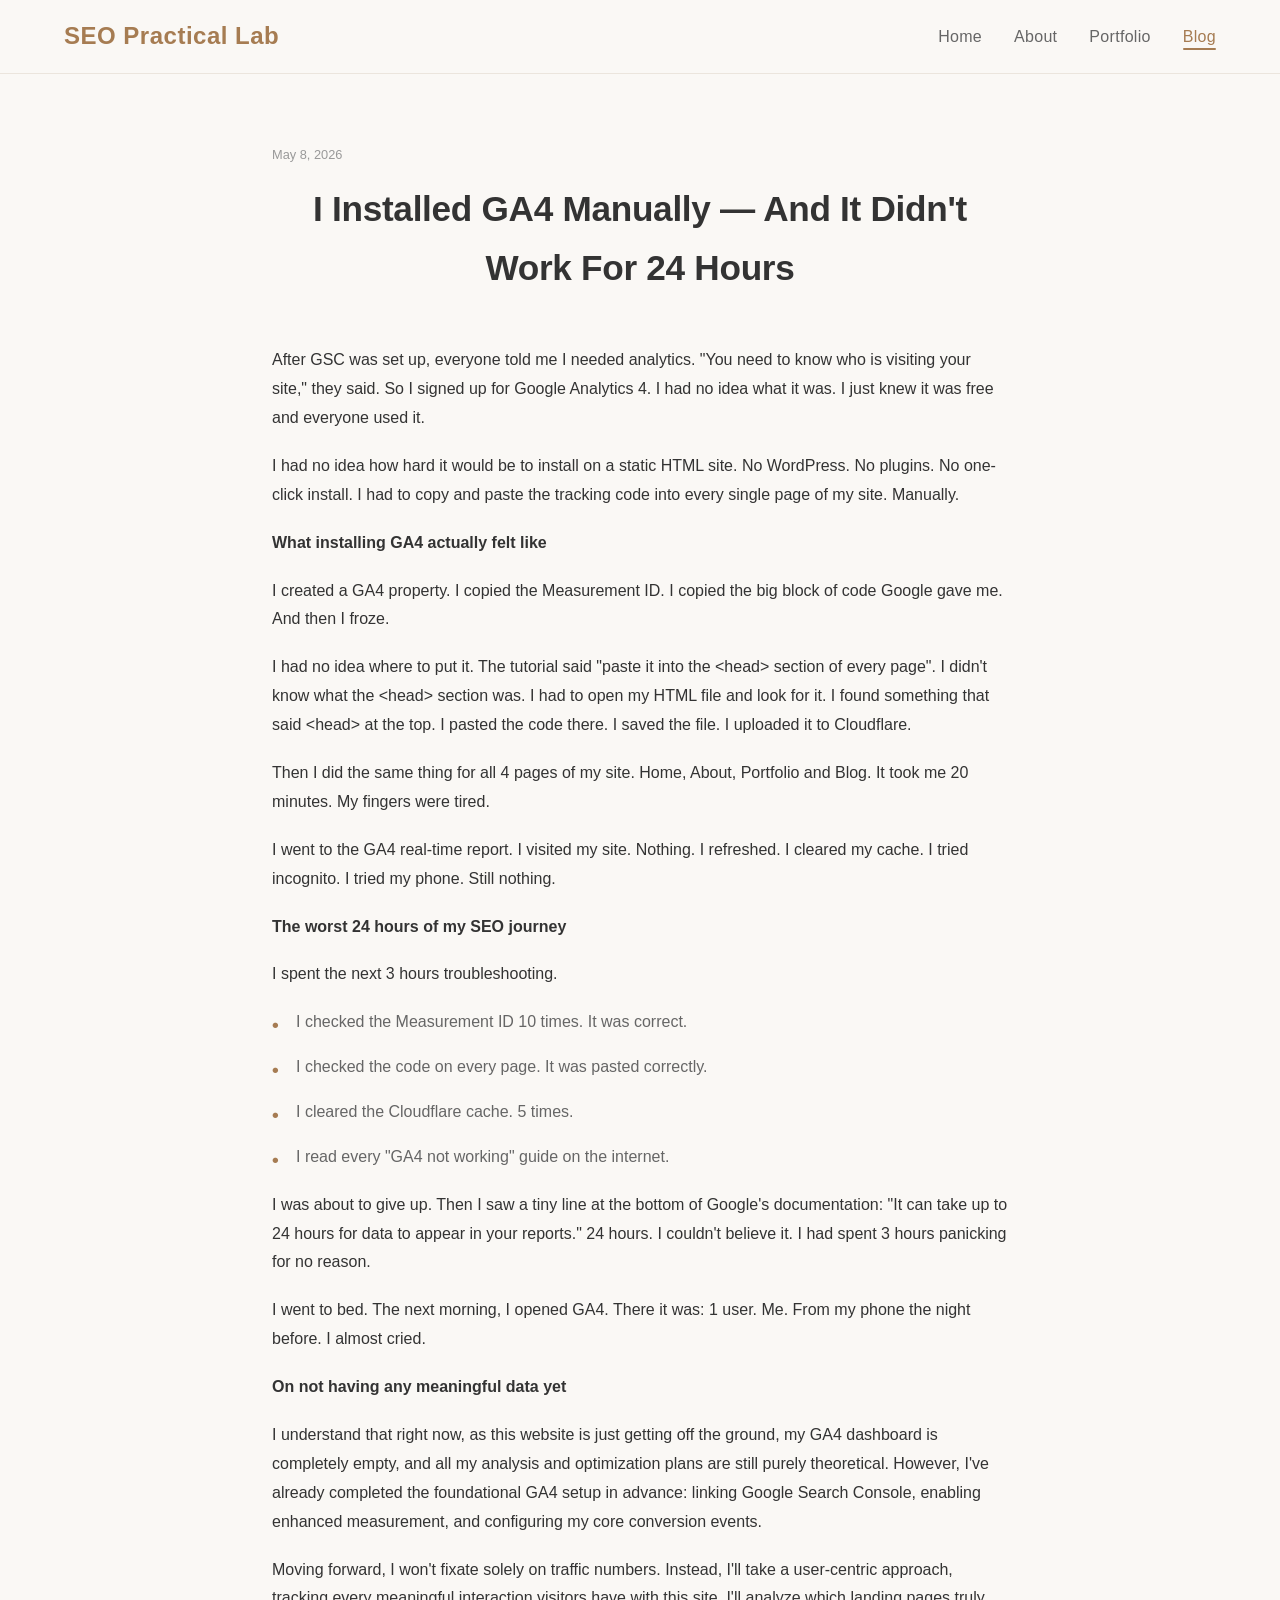
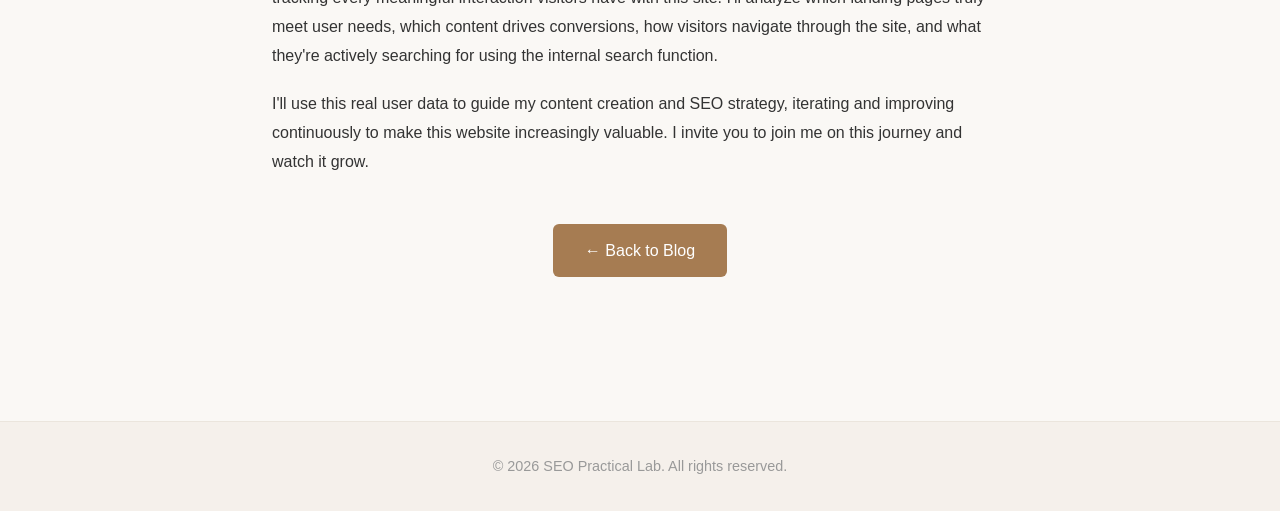
<file: 224246.xyz/blog3.html>
<!DOCTYPE html>
<html lang="en">
<head>
    <meta charset="UTF-8">
    <meta name="viewport" content="width=device-width, initial-scale=1.0">
 <!-- Google tag (gtag.js) -->
    <script async src="https://www.googletagmanager.com/gtag/js?id=G-P3DDPYTJ1T"></script>
    <script>
      window.dataLayer = window.dataLayer || [];
      function gtag(){dataLayer.push(arguments);}
      gtag('js', new Date());
      gtag('config', 'G-P3DDPYTJ1T');
    </script>

    <title>I Installed GA4 Manually — And It Didn't Work For 24 Hours</title>
    <link rel="stylesheet" href="style.css">
</head>
<body>

<nav class="navbar">
    <div class="nav-container">
        <a href="index.html" class="logo">SEO Practical Lab</a>
        <ul class="nav-links">
            <li><a href="index.html">Home</a></li>
            <li><a href="about.html">About</a></li>
            <li><a href="portfolio.html">Portfolio</a></li>
            <li><a href="blog.html" class="active">Blog</a></li>
        </ul>
        <button class="mobile-menu-btn">☰</button>
    </div>
</nav>

<section class="page-section" style="max-width: 800px; margin: 0 auto;">
    <div class="blog-date">May 8, 2026</div>
    <h1 class="page-title">I Installed GA4 Manually — And It Didn't Work For 24 Hours</h1>

    <div style="line-height: 1.8; font-size: 1rem;">

        <p style="margin-bottom: 1.2rem;">After GSC was set up, everyone told me I needed analytics. "You need to know who is visiting your site," they said. So I signed up for Google Analytics 4. I had no idea what it was. I just knew it was free and everyone used it.</p>

        <p style="margin-bottom: 1.2rem;">I had no idea how hard it would be to install on a static HTML site. No WordPress. No plugins. No one-click install. I had to copy and paste the tracking code into every single page of my site. Manually.</p>

        <p style="margin-bottom: 1.2rem;"><strong>What installing GA4 actually felt like</strong></p>

        <p style="margin-bottom: 1.2rem;">I created a GA4 property. I copied the Measurement ID. I copied the big block of code Google gave me. And then I froze.</p>

        <p style="margin-bottom: 1.2rem;">I had no idea where to put it. The tutorial said "paste it into the &lt;head&gt; section of every page". I didn't know what the &lt;head&gt; section was. I had to open my HTML file and look for it. I found something that said &lt;head&gt; at the top. I pasted the code there. I saved the file. I uploaded it to Cloudflare.</p>

        <p style="margin-bottom: 1.2rem;">Then I did the same thing for all 4 pages of my site. Home, About, Portfolio and Blog. It took me 20 minutes. My fingers were tired.</p>

        <p style="margin-bottom: 1.2rem;">I went to the GA4 real-time report. I visited my site. Nothing. I refreshed. I cleared my cache. I tried incognito. I tried my phone. Still nothing.</p>

        <p style="margin-bottom: 1.2rem;"><strong>The worst 24 hours of my SEO journey</strong></p>

        <p style="margin-bottom: 1.2rem;">I spent the next 3 hours troubleshooting.</p>

        <ul class="about-features" style="margin-top: 1rem; margin-bottom: 1.2rem;">
            <li>I checked the Measurement ID 10 times. It was correct.</li>
            <li>I checked the code on every page. It was pasted correctly.</li>
            <li>I cleared the Cloudflare cache. 5 times.</li>
            <li>I read every "GA4 not working" guide on the internet.</li>
        </ul>

        <p style="margin-bottom: 1.2rem;">I was about to give up. Then I saw a tiny line at the bottom of Google's documentation: "It can take up to 24 hours for data to appear in your reports." 24 hours. I couldn't believe it. I had spent 3 hours panicking for no reason.</p>

        <p style="margin-bottom: 1.2rem;">I went to bed. The next morning, I opened GA4. There it was: 1 user. Me. From my phone the night before. I almost cried.</p>

        <p style="margin-bottom: 1.2rem;"><strong>On not having any meaningful data yet</strong></p>

        <p style="margin-bottom: 1.2rem;">I understand that right now, as this website is just getting off the ground, my GA4 dashboard is completely empty, and all my analysis and optimization plans are still purely theoretical. However, I've already completed the foundational GA4 setup in advance: linking Google Search Console, enabling enhanced measurement, and configuring my core conversion events.</p>

        <p style="margin-bottom: 1.2rem;">Moving forward, I won't fixate solely on traffic numbers. Instead, I'll take a user-centric approach, tracking every meaningful interaction visitors have with this site. I'll analyze which landing pages truly meet user needs, which content drives conversions, how visitors navigate through the site, and what they're actively searching for using the internal search function.</p>

        <p style="margin-bottom: 1.2rem;">I'll use this real user data to guide my content creation and SEO strategy, iterating and improving continuously to make this website increasingly valuable. I invite you to join me on this journey and watch it grow.</p>

    </div>

    <!-- 返回博客列表按钮 -->
    <div style="text-align: center; margin: 3rem 0 1rem;">
        <a href="blog.html" style="display: inline-block; padding: 0.8rem 2rem; background: var(--primary-color); color: #fff; border-radius: 6px; text-decoration:none;">
            ← Back to Blog
        </a>
    </div>
</section>

<footer class="footer">
    <p>&copy; 2026 SEO Practical Lab. All rights reserved.</p>
</footer>

<script>
    const btn = document.querySelector('.mobile-menu-btn');
    const nav = document.querySelector('.mobile-nav');
    btn.addEventListener('click', () => {
        nav.classList.toggle('active');
        btn.textContent = nav.classList.contains('active') ? '✕' : '☰';
    });
</script>

</body>
</html>
</file>
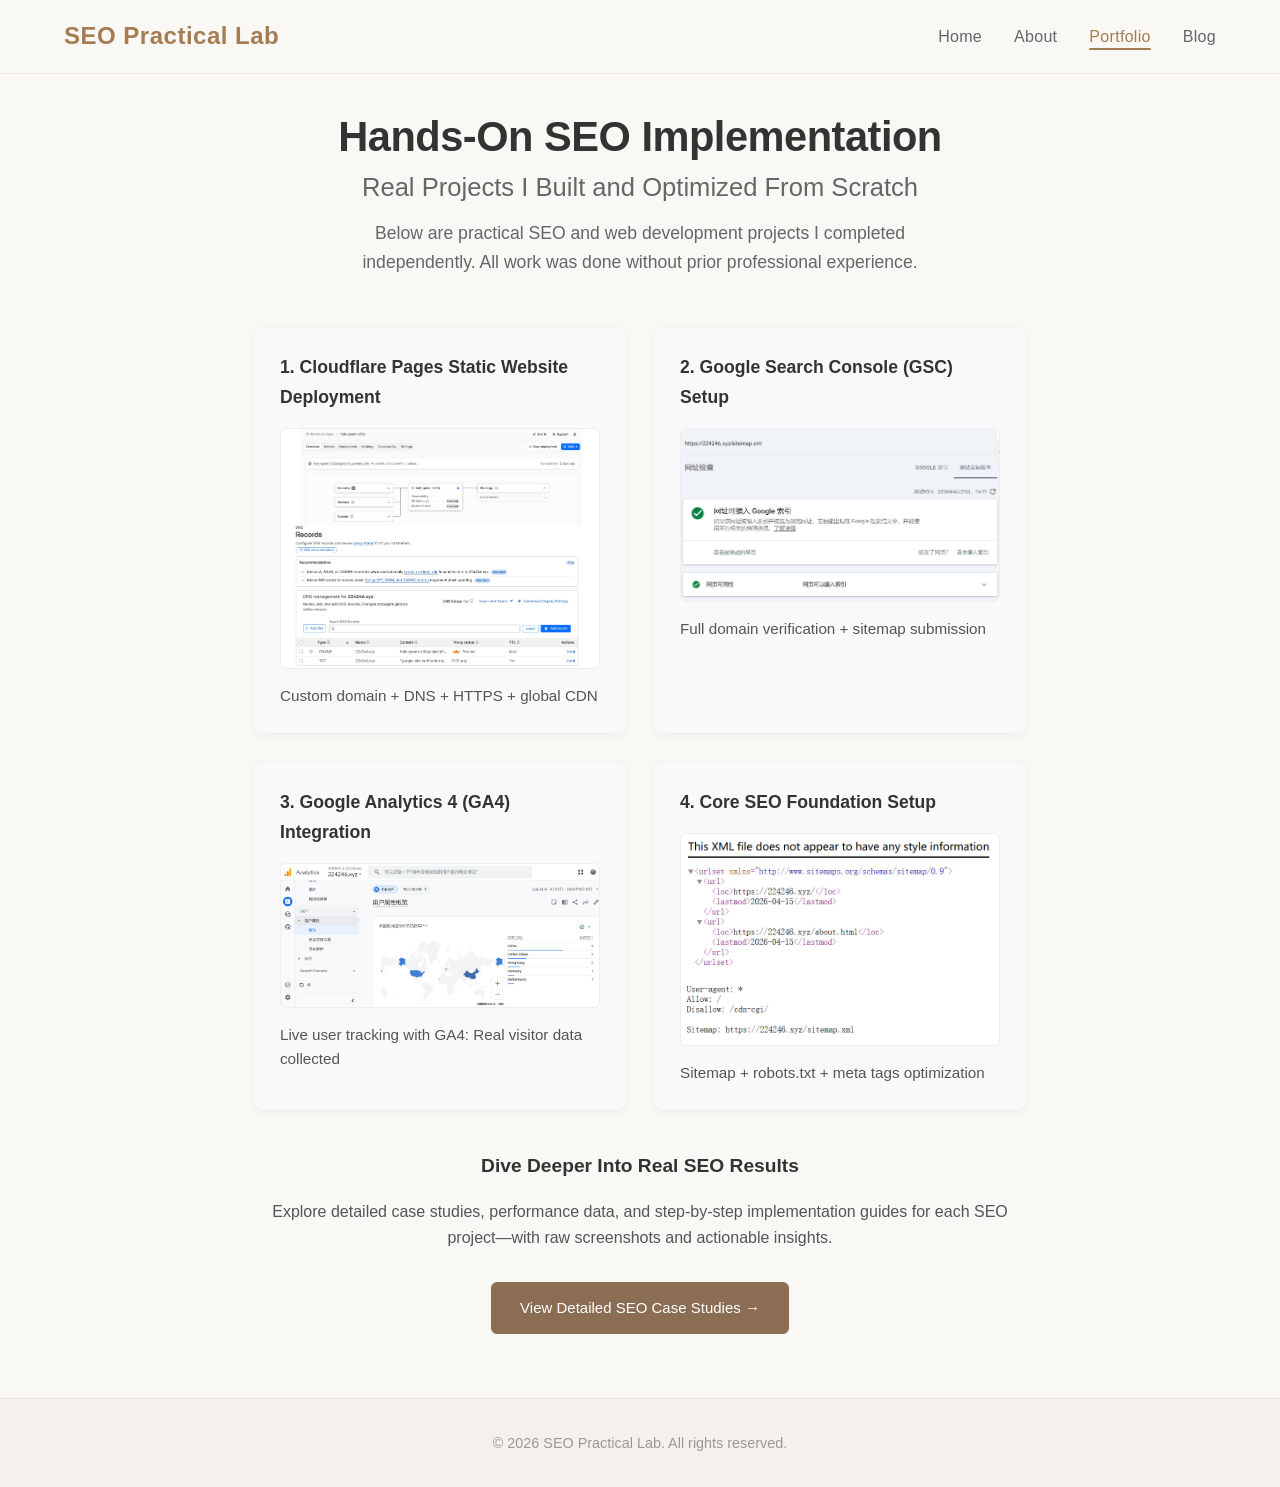
<file: 224246.xyz/portfolio.html>
<!DOCTYPE html>
<html lang="en">
<head>
    <meta charset="UTF-8">
    <meta name="viewport" content="width=device-width, initial-scale=1.0">

    <!-- Google tag (gtag.js) -->
    <script async src="https://www.googletagmanager.com/gtag/js?id=G-P3DDPYTJ1T"></script>
    <script>
      window.dataLayer = window.dataLayer || [];
      function gtag(){dataLayer.push(arguments);}
      gtag('js', new Date());
      gtag('config', 'G-P3DDPYTJ1T');
    </script>
    
    <title>SEO Implementation Portfolio | Practical Google SEO Projects</title>
    <meta name="description" content="Hands-on Google SEO and static website implementation portfolio. See real projects including Cloudflare deployment, GSC setup, GA4 configuration and core SEO optimization.">
    
    <link rel="stylesheet" href="style.css">

    <style>
        /* 图片点击放大灯箱样式 */
        .img-modal {
            display: none;
            position: fixed;
            top: 0;
            left: 0;
            width: 100%;
            height: 100%;
            background: rgba(0, 0, 0, 0.9);
            z-index: 9999;
            justify-content: center;
            align-items: center;
            cursor: zoom-out;
        }
        .img-modal img {
            max-width: 90%;
            max-height: 90%;
            border-radius: 8px;
            box-shadow: 0 0 20px rgba(255,255,255,0.2);
        }

        /* 移动端适配样式 - 仅新增/调整这部分 */
        .portfolio-grid {
            display: grid;
            grid-template-columns: repeat(auto-fit, minmax(350px, 1fr));
            gap: 30px;
            max-width: 900px;
            margin: 0 auto;
            padding: 0 15px; /* 移动端左右内边距 */
        }

        .portfolio-card {
            background: #f9f9f9;
            border-radius: 8px;
            padding: 25px;
            box-shadow: 0 2px 10px rgba(0,0,0,0.05);
            text-align: left;
            display: flex;
            flex-direction: column;
            transition: all 0.3s ease;
        }

        .portfolio-card:hover {
            transform: translateY(-4px);
            box-shadow: 0 5px 15px rgba(0,0,0,0.1);
        }

        .portfolio-card img {
            max-width: 100%; /* 确保图片不溢出 */
            height: auto;
            border-radius: 6px;
            border: 1px solid #eee;
            margin-bottom: 15px;
            cursor: zoom-in;
        }

        .portfolio-card h3 {
            margin-top: 0;
            margin-bottom: 15px;
            color: #333;
            font-size: 1.1rem; /* 移动端标题字号优化 */
        }

        .portfolio-card p {
            margin: 0;
            line-height: 1.6;
            color: #555;
            font-size: 0.95rem; /* 移动端正文字号优化 */
        }

        /* 移动端响应式断点 */
        @media (max-width: 768px) {
            .portfolio-grid {
                grid-template-columns: 1fr; /* 移动端单列布局 */
                gap: 20px; /* 移动端卡片间距缩小 */
                padding: 0 15px;
            }

            .portfolio-card {
                padding: 20px 15px; /* 移动端卡片内边距缩小 */
            }

            .hero-content p {
                padding: 0 15px; /* 正文左右内边距 */
            }
        }
    </style>
</head>
<body>
    <nav class="navbar">
        <div class="nav-container">
            <a href="index.html" class="logo">SEO Practical Lab</a>
            <ul class="nav-links">
                <li><a href="index.html">Home</a></li>
                <li><a href="about.html">About</a></li>
                <li><a href="portfolio.html" class="active">Portfolio</a></li>
                <li><a href="blog.html">Blog</a></li>
            </ul>
            <button class="mobile-menu-btn">☰</button>
        </div>
    </nav>

    <!-- 移动端导航适配（复用style.css的mobile-nav样式） -->
    <div class="mobile-nav">
        <ul class="mobile-nav-links">
            <li><a href="index.html">Home</a></li>
            <li><a href="about.html">About</a></li>
            <li><a href="portfolio.html" class="active">Portfolio</a></li>
            <li><a href="blog.html">Blog</a></li>
        </ul>
    </div>

    <section class="hero">
        <div class="hero-content">
            <h1>Hands-On SEO Implementation</h1>
            <h2>Real Projects I Built and Optimized From Scratch</h2>
            <p style="margin-bottom: 50px;">Below are practical SEO and web development projects I completed independently. All work was done without prior professional experience.</p>

            <!-- 重构为统一的portfolio-grid容器，优化移动端布局 -->
            <div class="portfolio-grid">
                <!-- 卡片1：Cloudflare -->
                <div class="portfolio-card">
                    <h3>1. Cloudflare Pages Static Website Deployment</h3>
                    <img src="images/portfolio/cf-deployment.png" alt="Cloudflare Pages Deployment" 
                    loading="lazy" onclick="openImage(this.src)">
                    <p>Custom domain + DNS + HTTPS + global CDN</p>
                </div>

                <!-- 卡片2：GSC -->
                <div class="portfolio-card">
                    <h3>2. Google Search Console (GSC) Setup</h3>
                    <img src="images/portfolio/gsc-verification.png" alt="Google Search Console Setup" 
                    loading="lazy" onclick="openImage(this.src)">
                    <p>Full domain verification + sitemap submission</p>
                </div>

                <!-- 卡片3：GA4 -->
                <div class="portfolio-card">
                    <h3>3. Google Analytics 4 (GA4) Integration</h3>
                    <img src="images/portfolio/ga4-setup.png" alt="GA4 Analytics Configuration" 
                    loading="lazy" onclick="openImage(this.src)">
                    <p>Live user tracking with GA4: Real visitor data collected</p>
                </div>

                <!-- 卡片4：SEO基础 -->
                <div class="portfolio-card">
                    <h3>4. Core SEO Foundation Setup</h3>
                    <img src="images/portfolio/seo-sitemap.png" alt="Core SEO Configuration" 
                    loading="lazy" onclick="openImage(this.src)">
                    <p>Sitemap + robots.txt + meta tags optimization</p>
                </div>
            </div>
        </div>
    </section>

    <!-- 图片点击放大层 -->
    <div class="img-modal" id="imgModal" onclick="closeImage()">
        <img id="modalImg">

    </div>
<!-- 修复间距后的引导文案 + CTA按钮 -->
<div style="max-width: 800px; margin: 0.5rem auto 0; text-align:center; padding:0 15px;">
  <h3 style="color: #333; font-size: 1.2rem; margin-bottom: 1rem;">Dive Deeper Into Real SEO Results</h3>
  <p style="color: #555; line-height: 1.6; margin-bottom: 2rem;">
    Explore detailed case studies, performance data, and step-by-step implementation guides 
    for each SEO project—with raw screenshots and actionable insights.
  </p>
  <a href="blog.html" style="display:inline-block; padding:12px 28px; background:#8a6d52; color:#fff; border:1px solid #8a6d52; border-radius:6px; text-decoration:none; font-size:15px; transition:all 0.3s ease;">
    View Detailed SEO Case Studies →
  </a>
</div>

    <footer class="footer">
        <p>&copy; 2026 SEO Practical Lab. All rights reserved.</p>
    </footer>

    <script>
        // 移动端菜单（复用index.html的逻辑，确保功能一致）
        const mobileMenuBtn = document.querySelector('.mobile-menu-btn');
        const mobileNav = document.querySelector('.mobile-nav');
        
        mobileMenuBtn.addEventListener('click', () => {
            mobileNav.classList.toggle('active');
            mobileMenuBtn.textContent = mobileNav.classList.contains('active') ? '✕' : '☰';
        });

        document.querySelectorAll('.mobile-nav-links a').forEach(link => {
            link.addEventListener('click', () => {
                mobileNav.classList.remove('active');
                mobileMenuBtn.textContent = '☰';
            });
        });

        // 图片点击放大功能
        function openImage(src) {
            document.getElementById('imgModal').style.display = 'flex';
            document.getElementById('modalImg').src = src;
        }
        function closeImage() {
            document.getElementById('imgModal').style.display = 'none';
        }
    </script>

    <!-- SEO 结构化数据 -->
    <script type="application/ld+json">
    {
      "@context": "https://schema.org",
      "@type": "Portfolio",
      "name": "SEO Implementation Portfolio",
      "description": "Hands-on Google SEO and static website implementation projects built from scratch",
      "author": { "@type": "Person", "name": "SEO Practical Hub" }
    }
    </script>
</body>
</html>
</file>
<file: 224246.xyz/style.css>
/* Global Styles - Warm Minimalist Theme */
* {
    margin: 0;
    padding: 0;
    box-sizing: border-box;
    font-family: 'Segoe UI', Tahoma, Geneva, Verdana, sans-serif;
}
:root {
    /* 暖调简约风配色 */
    --primary-color: #a67c52;
    --secondary-color: #8b6342;
    --accent-color: #c9a67a;
    
    --bg-primary: #faf8f5;
    --bg-secondary: #f5f0eb;
    --bg-tertiary: #ebe5dd;
    
    --text-primary: #333333;
    --text-secondary: #666666;
    --text-muted: #999999;
    
    --accent-solid: var(--primary-color);
}
body {
    background-color: var(--bg-primary);
    color: var(--text-primary);
    line-height: 1.7;
    padding-top: 80px;
    font-weight: 400;
}
/* Navigation Bar */
.navbar {
    position: fixed;
    top: 0;
    width: 100%;
    background-color: rgba(250, 248, 245, 0.95);
    backdrop-filter: blur(8px);
    border-bottom: 1px solid var(--bg-tertiary);
    z-index: 1000;
    padding: 1rem 5%;
}
.nav-container {
    max-width: 1200px;
    margin: 0 auto;
    display: flex;
    justify-content: space-between;
    align-items: center;
}
.logo {
    font-size: 1.5rem;
    font-weight: 600;
    color: var(--primary-color);
    text-decoration: none;
    letter-spacing: 0.5px;
}
.nav-links {
    display: flex;
    gap: 2rem;
    list-style: none;
}
.nav-links a {
    color: var(--text-secondary);
    text-decoration: none;
    font-weight: 500;
    transition: all 0.3s ease;
    position: relative;
    letter-spacing: 0.3px;
}
.nav-links a:hover,
.nav-links a.active {
    color: var(--primary-color);
}
.nav-links a.active::after {
    content: '';
    position: absolute;
    bottom: -5px;
    left: 0;
    width: 100%;
    height: 2px;
    background-color: var(--primary-color);
    border-radius: 1px;
}
/* Mobile Menu Button */
.mobile-menu-btn {
    display: none;
    background: none;
    border: none;
    color: var(--text-primary);
    font-size: 1.5rem;
    cursor: pointer;
}
/* 移动端菜单样式 */
.mobile-nav {
    position: fixed;
    top: 80px;
    left: 0;
    width: 100%;
    background-color: var(--bg-primary);
    border-bottom: 1px solid var(--bg-tertiary);
    padding: 1.5rem 5%;
    transform: translateY(-150%);
    opacity: 0;
    visibility: hidden;
    transition: all 0.3s ease;
    z-index: 999;
}
.mobile-nav.active {
    transform: translateY(0);
    opacity: 1;
    visibility: visible;
}
.mobile-nav-links {
    list-style: none;
    display: flex;
    flex-direction: column;
    gap: 1.5rem;
}
.mobile-nav-links a {
    color: var(--text-secondary);
    text-decoration: none;
    font-weight: 500;
    font-size: 1.1rem;
}
.mobile-nav-links a.active {
    color: var(--primary-color);
}
/* Hero Section (Home Page) */
.hero {
    min-height: auto;
    display: flex;
    align-items: center;
    justify-content: center;
    text-align: center;
    padding: 2rem 1.5rem 2rem; /* 缩小底部间距 */
}
.hero-content {
    max-width: 800px;
}
.hero h1 {
    font-size: 2rem;
    margin-bottom: 0.5rem;
    color: var(--text-primary);
    font-weight: 600;
    letter-spacing: -0.5px;
    line-height: 1.2;
}
.hero h2 {
    font-size: 1.3rem;
    margin-bottom: 0.8rem; /* 缩小间距 */
    color: var(--text-secondary);
    font-weight: 400;
    line-height: 1.4;
}
.hero p {
    font-size: 1rem;
    color: var(--text-secondary);
    margin-bottom: 1.2rem; /* 大幅缩小到按钮间距 */
    max-width: 560px;
    margin-left: auto;
    margin-right: auto;
    line-height: 1.7;
}
/* 桌面端恢复较大字号 */
@media (min-width: 768px) {
    .hero h1 {
        font-size: 2.6rem;
    }
    .hero h2 {
        font-size: 1.6rem;
    }
    .hero p {
        font-size: 1.1rem;
        margin-bottom: 1.5rem;
    }
}
.countdown {
    display: flex;
    justify-content: center;
    gap: 2rem;
    margin: 1.5rem 0; /* 缩小倒计时上下间距 */
}
.countdown-item {
    background-color: var(--bg-secondary);
    padding: 1.5rem 2rem;
    border-radius: 8px;
    border: 1px solid var(--bg-tertiary);
}
.countdown-number {
    font-size: 2.5rem;
    font-weight: 600;
    color: var(--primary-color);
}
.countdown-label {
    font-size: 0.85rem;
    color: var(--text-muted);
    text-transform: uppercase;
    letter-spacing: 1px;
    margin-top: 0.3rem;
}
.email-form {
    display: flex;
    max-width: 500px;
    margin: 0 auto;
    gap: 0.5rem;
}
.email-input {
    flex: 1;
    padding: 1rem 1.5rem;
    border: 1px solid var(--bg-tertiary);
    border-radius: 6px;
    background-color: white;
    color: var(--text-primary);
    font-size: 1rem;
    transition: border-color 0.3s ease;
}
.email-input::placeholder {
    color: var(--text-muted);
}
.email-input:focus {
    outline: none;
    border-color: var(--primary-color);
}
.notify-btn {
    padding: 1rem 2rem;
    background-color: var(--primary-color);
    color: white;
    border: none;
    border-radius: 6px;
    font-weight: 500;
    cursor: pointer;
    transition: all 0.3s ease;
    letter-spacing: 0.3px;
}
.notify-btn:hover {
    background-color: var(--secondary-color);
    transform: translateY(-1px);
}
/* Page Sections */
.page-section {
    max-width: 1200px;
    margin: 0 auto;
    padding: 4rem 2rem;
}
.page-title {
    font-size: 2.2rem;
    text-align: center;
    margin-bottom: 3rem;
    color: var(--text-primary);
    font-weight: 600;
    letter-spacing: -0.3px;
}
/* About Page Styles */
.about-content {
    display: grid;
    grid-template-columns: 1fr 1fr;
    gap: 4rem;
    align-items: center;
}
.about-text h3 {
    font-size: 1.6rem;
    margin-bottom: 1.5rem;
    color: var(--text-primary);
    font-weight: 600;
}
.about-text p {
    margin-bottom: 1.5rem;
    color: var(--text-secondary);
    font-size: 1.05rem;
    line-height: 1.8;
}
.about-features {
    list-style: none;
    margin-top: 2rem;
}
.about-features li {
    margin-bottom: 1rem;
    padding-left: 1.5rem;
    position: relative;
    color: var(--text-secondary);
}
.about-features li::before {
    content: '•';
    position: absolute;
    left: 0;
    color: var(--primary-color);
    font-weight: bold;
    font-size: 1.2rem;
}
.about-image-placeholder {
    background-color: var(--bg-secondary);
    border-radius: 12px;
    height: 400px;
    display: flex;
    align-items: center;
    justify-content: center;
    border: 1px solid var(--bg-tertiary);
    color: var(--text-muted);
    font-size: 1rem;
}
/* Blog Page Styles */
.blog-grid {
    display: grid;
    grid-template-columns: repeat(auto-fill, minmax(350px, 1fr));
    gap: 2rem;
}
.blog-card {
    background-color: white;
    border-radius: 8px;
    overflow: hidden;
    border: 1px solid var(--bg-tertiary);
    transition: all 0.3s ease;
}
.blog-card:hover {
    transform: translateY(-3px);
    box-shadow: 0 10px 25px rgba(166, 124, 82, 0.08);
}
.blog-image {
    height: 200px;
    background-color: var(--bg-secondary);
    display: flex;
    align-items: center;
    justify-content: center;
    color: var(--text-muted);
}
.blog-content {
    padding: 1.5rem;
}
.blog-date {
    font-size: 0.8rem;
    color: var(--text-muted);
    margin-bottom: 0.8rem;
}
.blog-title {
    font-size: 1.2rem;
    margin-bottom: 1rem;
    color: var(--text-primary);
    font-weight: 600;
    line-height: 1.5;
}
.blog-excerpt {
    color: var(--text-secondary);
    margin-bottom: 1.2rem;
    line-height: 1.7;
    font-size: 0.95rem;
}
.read-more {
    color: var(--primary-color);
    text-decoration: none;
    font-weight: 500;
    display: inline-block;
    transition: color 0.3s ease;
    font-size: 0.95rem;
}
.read-more:hover {
    color: var(--secondary-color);
    text-decoration: underline;
}
/* Footer */
.footer {
    background-color: var(--bg-secondary);
    border-top: 1px solid var(--bg-tertiary);
    padding: 2rem 5%;
    text-align: center;
    margin-top: 4rem;
}
.footer p {
    color: var(--text-muted);
    font-size: 0.9rem;
}
/* Responsive Design */
@media (max-width: 768px) {
    .nav-links {
        display: none;
    }
    
    .mobile-menu-btn {
        display: block;
    }
    
    .hero h1 {
        font-size: 2.2rem;
    }
    
    .hero h2 {
        font-size: 1.2rem;
        margin-bottom: 0.5rem;
    }
    
    .hero p {
        margin-bottom: 1rem; /* 手机端进一步缩小 */
    }
    
    .countdown {
        gap: 1rem;
        margin: 1rem 0;
    }
    
    .countdown-item {
        padding: 1rem;
    }
    
    .countdown-number {
        font-size: 1.8rem;
    }
    
    /* 邮箱表单移动端适配 */
    .email-form {
        flex-direction: column;
        gap: 1rem !important;
    }
    .email-input {
        width: 100%;
    }    
    
    .blog-grid {
        grid-template-columns: 1fr;
    }
}
</file>
